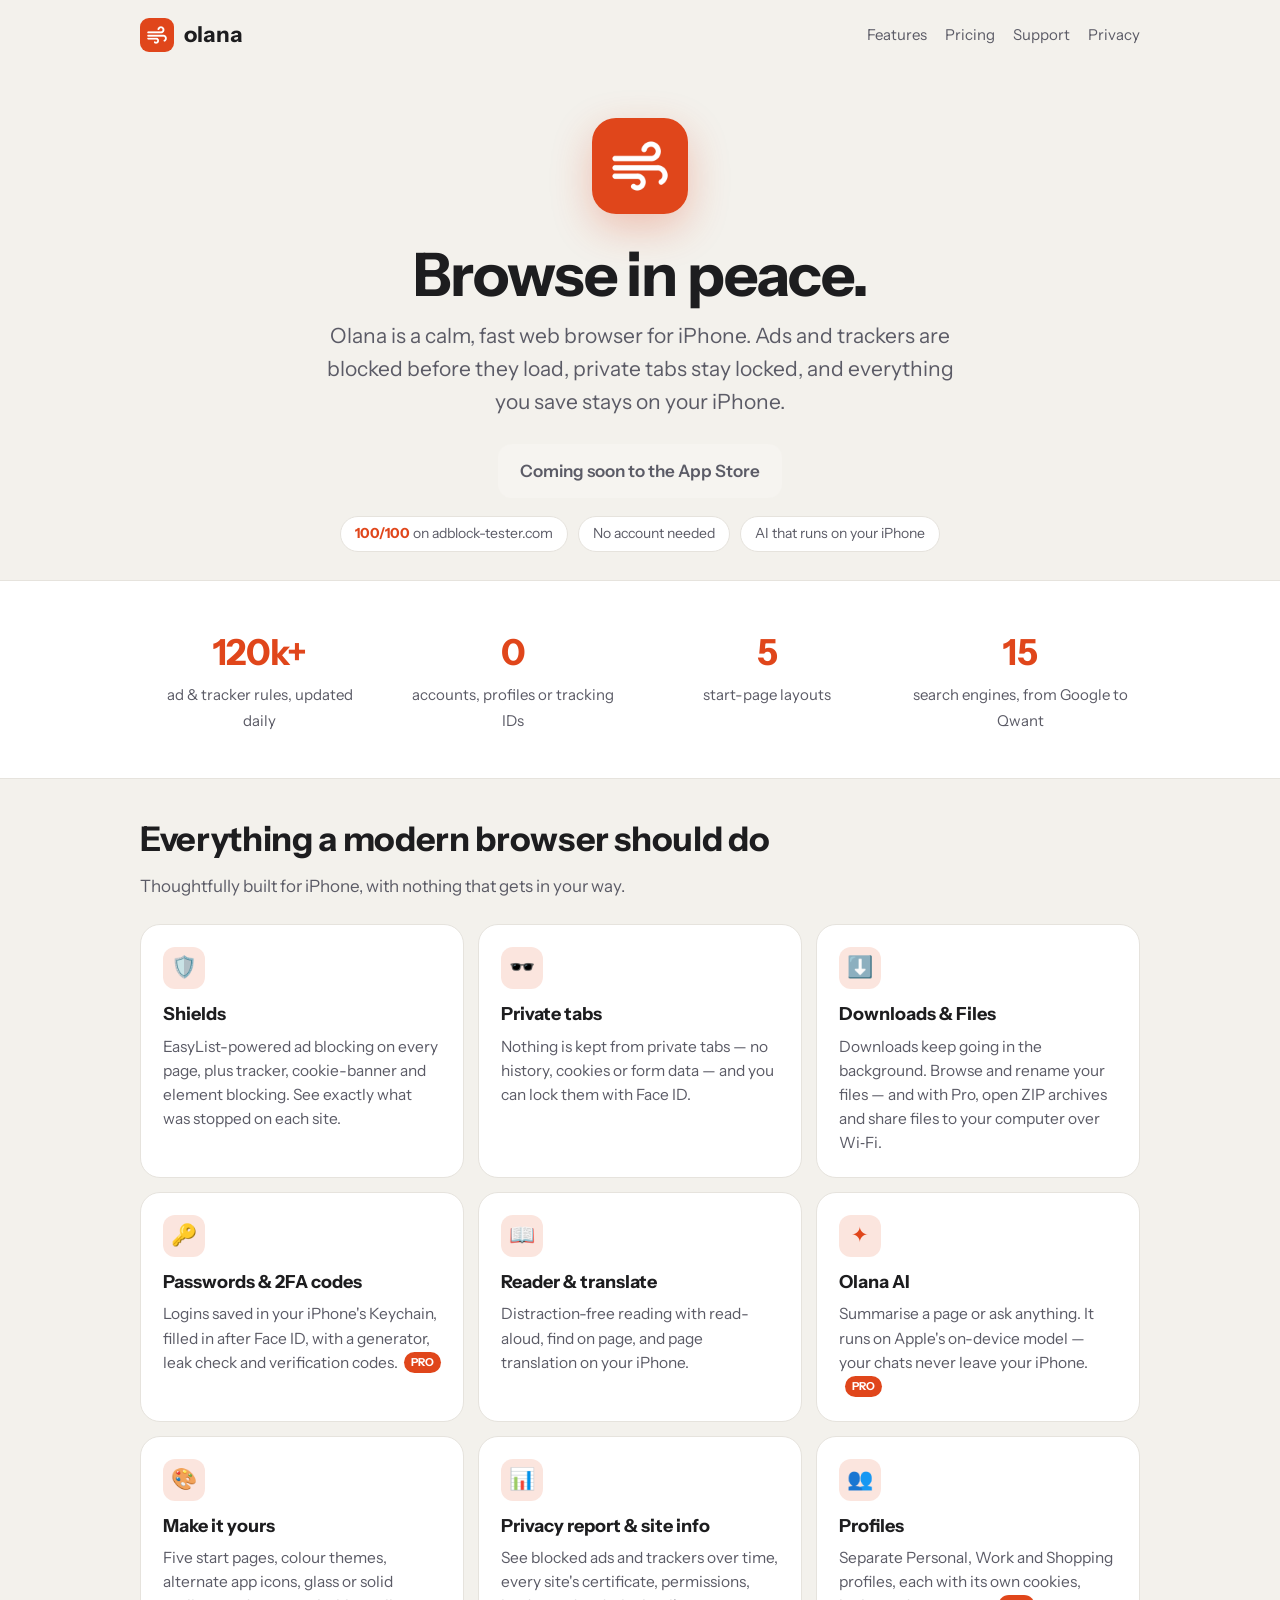
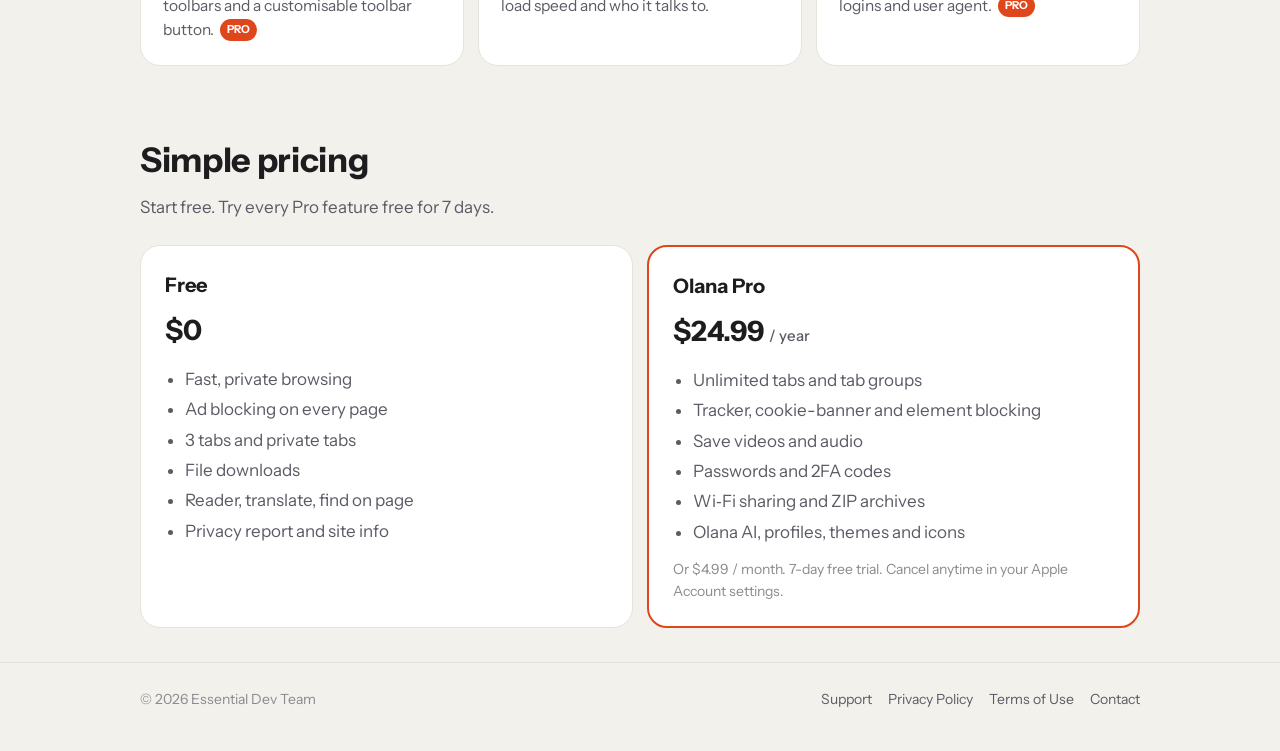
<file: index.html>
<!doctype html>
<html lang="en">
<head>
<meta charset="utf-8">
<meta name="viewport" content="width=device-width, initial-scale=1">
<title>Olana Browser — a calm, private web browser for iPhone</title>
<meta name="description" content="Olana is a fast, private web browser for iPhone with a built-in ad and tracker blocker, private tabs with Face ID, downloads, a password manager with 2FA codes, reader mode and on-device AI.">
<meta property="og:title" content="Olana Browser">
<meta property="og:description" content="Browse in peace. Ads and trackers blocked, private by design, made for iPhone.">
<meta property="og:image" content="https://olanabrowser.com/assets/logo.png">
<meta name="theme-color" content="#E0461B">
<link rel="icon" href="assets/favicon.png">
<link rel="apple-touch-icon" href="assets/apple-touch-icon.png">
<link rel="preconnect" href="https://fonts.googleapis.com"><link rel="preconnect" href="https://fonts.gstatic.com" crossorigin>
<link href="https://fonts.googleapis.com/css2?family=Instrument+Sans:wght@400;500;600;700&display=swap" rel="stylesheet">
<link rel="stylesheet" href="style.css">
</head>
<body>
<header class="site">
  <div class="wrap">
    <a class="brand" href="./"><img src="assets/logo.png" alt="">olana</a>
    <nav class="top"><a href="#features">Features</a><a href="#pricing">Pricing</a><a href="support.html">Support</a><a href="privacy.html">Privacy</a></nav>
  </div>
</header>

<main>
  <div class="hero wrap">
    <img class="logo" src="assets/logo.png" alt="Olana app icon">
    <h1>Browse in peace.</h1>
    <p class="lead">Olana is a calm, fast web browser for iPhone. Ads and trackers are blocked before they load, private tabs stay locked, and everything you save stays on your iPhone.</p>
    <span class="cta soon">Coming soon to the App Store</span>
    <div class="badges">
      <span class="pill"><b>100/100</b> on adblock-tester.com</span>
      <span class="pill">No account needed</span>
      <span class="pill">AI that runs on your iPhone</span>
    </div>
  </div>

  <section class="band">
    <div class="wrap stat-row">
      <div class="stat"><strong>120k+</strong><span>ad &amp; tracker rules, updated daily</span></div>
      <div class="stat"><strong>0</strong><span>accounts, profiles or tracking IDs</span></div>
      <div class="stat"><strong>5</strong><span>start-page layouts</span></div>
      <div class="stat"><strong>15</strong><span>search engines, from Google to Qwant</span></div>
    </div>
  </section>

  <section id="features">
    <div class="wrap">
      <h2>Everything a modern browser should do</h2>
      <p class="sub">Thoughtfully built for iPhone, with nothing that gets in your way.</p>
      <div class="grid">
        <div class="card"><div class="icon">🛡️</div><h3>Shields</h3><p>EasyList-powered ad blocking on every page, plus tracker, cookie-banner and element blocking. See exactly what was stopped on each site.</p></div>
        <div class="card"><div class="icon">🕶️</div><h3>Private tabs</h3><p>Nothing is kept from private tabs — no history, cookies or form data — and you can lock them with Face ID.</p></div>
        <div class="card"><div class="icon">⬇️</div><h3>Downloads &amp; Files</h3><p>Downloads keep going in the background. Browse and rename your files — and with Pro, open ZIP archives and share files to your computer over Wi‑Fi.</p></div>
        <div class="card"><div class="icon">🔑</div><h3>Passwords &amp; 2FA codes</h3><p>Logins saved in your iPhone's Keychain, filled in after Face ID, with a generator, leak check and verification codes.<span class="pro">PRO</span></p></div>
        <div class="card"><div class="icon">📖</div><h3>Reader &amp; translate</h3><p>Distraction-free reading with read-aloud, find on page, and page translation on your iPhone.</p></div>
        <div class="card"><div class="icon">✦</div><h3>Olana AI</h3><p>Summarise a page or ask anything. It runs on Apple's on-device model — your chats never leave your iPhone.<span class="pro">PRO</span></p></div>
        <div class="card"><div class="icon">🎨</div><h3>Make it yours</h3><p>Five start pages, colour themes, alternate app icons, glass or solid toolbars and a customisable toolbar button.<span class="pro">PRO</span></p></div>
        <div class="card"><div class="icon">📊</div><h3>Privacy report &amp; site info</h3><p>See blocked ads and trackers over time, every site's certificate, permissions, load speed and who it talks to.</p></div>
        <div class="card"><div class="icon">👥</div><h3>Profiles</h3><p>Separate Personal, Work and Shopping profiles, each with its own cookies, logins and user agent.<span class="pro">PRO</span></p></div>
      </div>
    </div>
  </section>

  <section id="pricing">
    <div class="wrap">
      <h2>Simple pricing</h2>
      <p class="sub">Start free. Try every Pro feature free for 7 days.</p>
      <div class="plans">
        <div class="plan">
          <h3>Free</h3>
          <div class="price">$0</div>
          <ul>
            <li>Fast, private browsing</li>
            <li>Ad blocking on every page</li>
            <li>3 tabs and private tabs</li>
            <li>File downloads</li>
            <li>Reader, translate, find on page</li>
            <li>Privacy report and site info</li>
          </ul>
        </div>
        <div class="plan featured">
          <h3>Olana Pro</h3>
          <div class="price">$24.99 <small>/ year</small></div>
          <ul>
            <li>Unlimited tabs and tab groups</li>
            <li>Tracker, cookie-banner and element blocking</li>
            <li>Save videos and audio</li>
            <li>Passwords and 2FA codes</li>
            <li>Wi‑Fi sharing and ZIP archives</li>
            <li>Olana AI, profiles, themes and icons</li>
          </ul>
          <p style="color:var(--text-3);font-size:14px;margin:14px 0 0">Or $4.99 / month. 7-day free trial. Cancel anytime in your Apple Account settings.</p>
        </div>
      </div>
    </div>
  </section>
</main>

<footer class="site">
  <div class="wrap">
    <span>© 2026 Essential Dev Team</span>
    <nav><a href="support.html">Support</a><a href="privacy.html">Privacy Policy</a><a href="terms.html">Terms of Use</a><a href="mailto:essentialdevteam@gmail.com">Contact</a></nav>
  </div>
</footer>
</body>
</html>
</file>
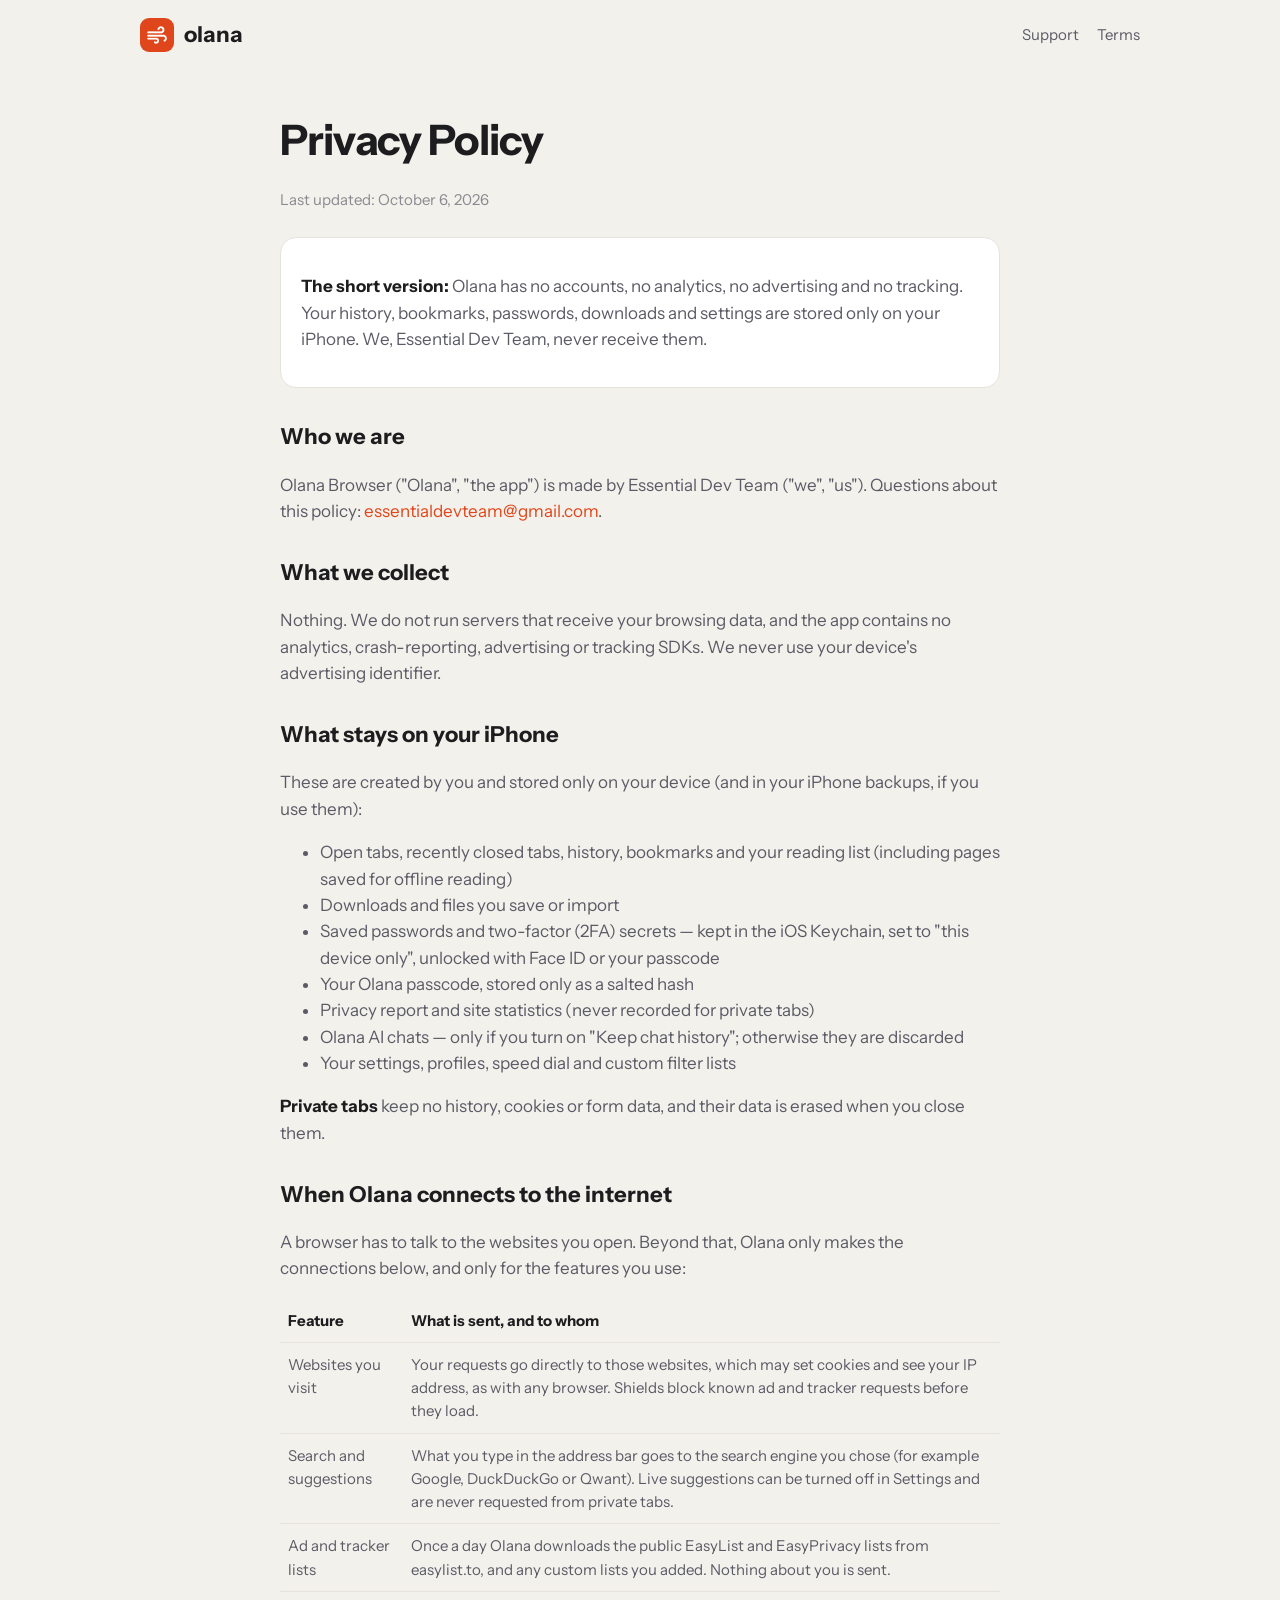
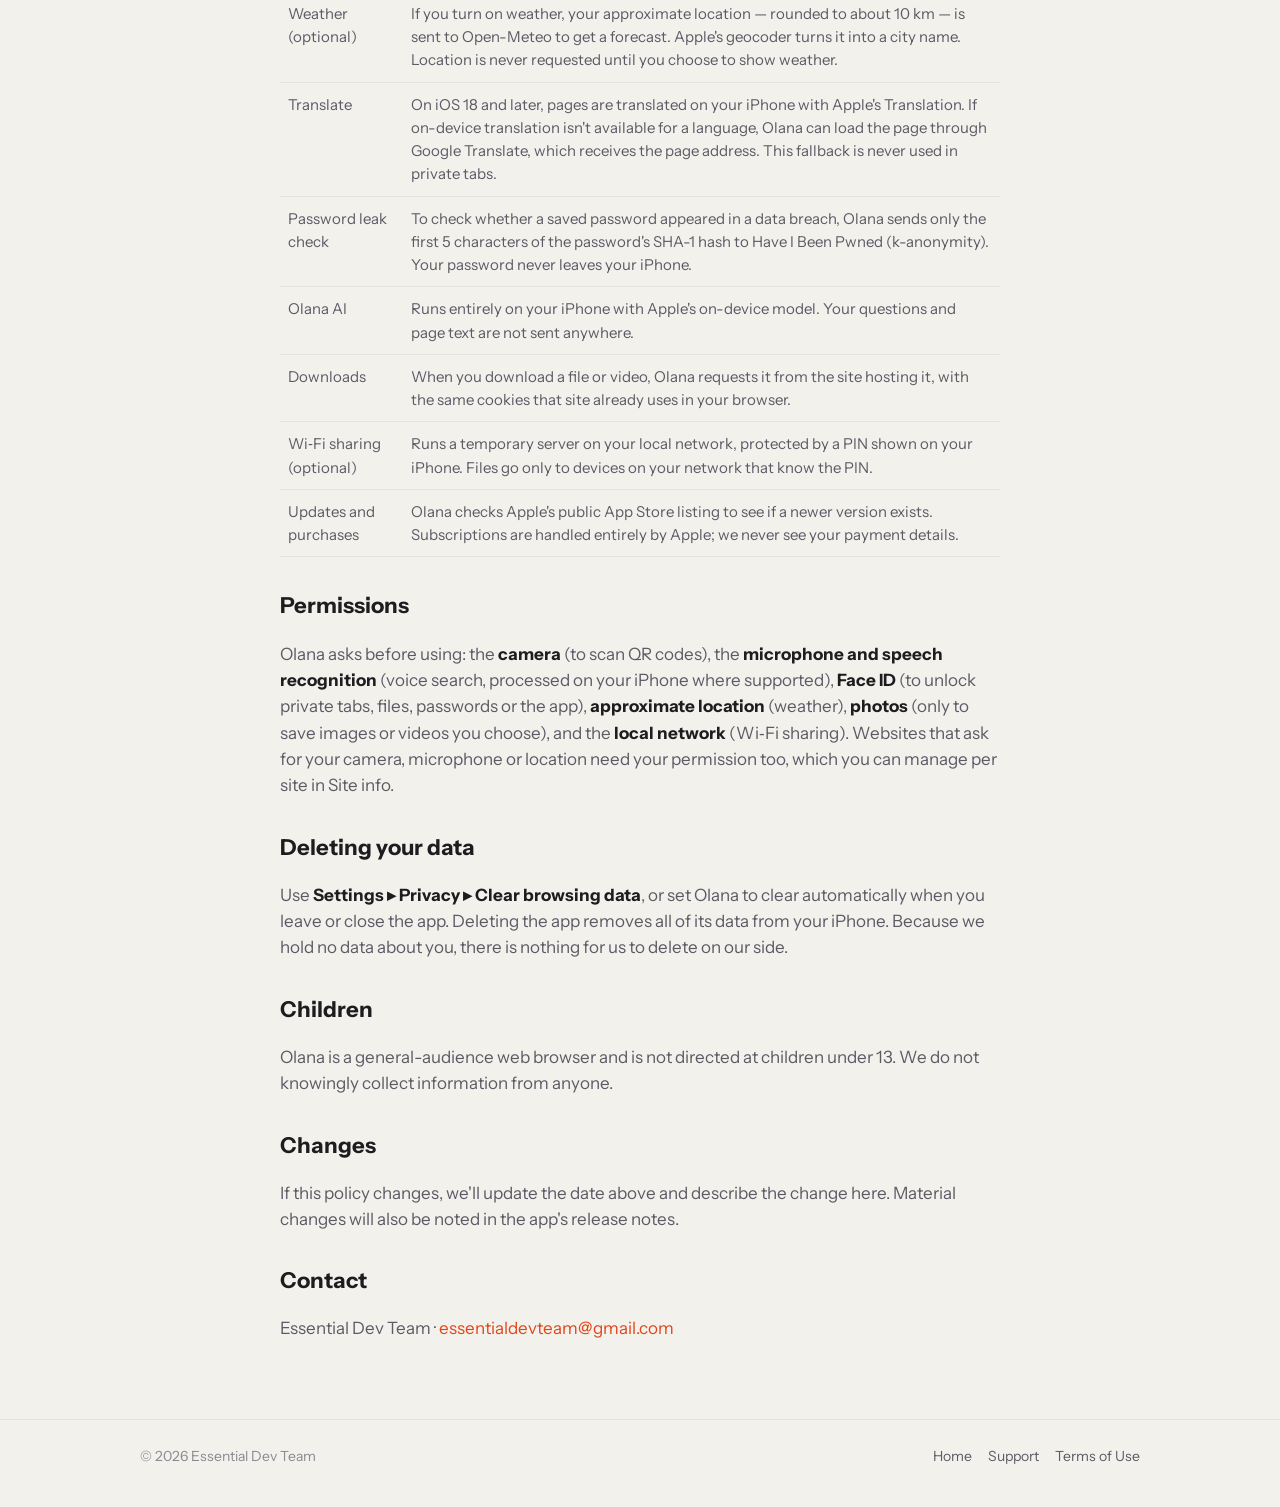
<file: privacy.html>
<!doctype html>
<html lang="en">
<head>
<meta charset="utf-8">
<meta name="viewport" content="width=device-width, initial-scale=1">
<title>Privacy Policy — Olana Browser</title>
<meta name="description" content="How Olana Browser handles your data: no accounts, no analytics, no ads, and your browsing data stays on your iPhone.">
<link rel="icon" href="assets/favicon.png">
<link rel="preconnect" href="https://fonts.googleapis.com"><link rel="preconnect" href="https://fonts.gstatic.com" crossorigin>
<link href="https://fonts.googleapis.com/css2?family=Instrument+Sans:wght@400;500;600;700&display=swap" rel="stylesheet">
<link rel="stylesheet" href="style.css">
</head>
<body>
<header class="site"><div class="wrap"><a class="brand" href="./"><img src="assets/logo.png" alt="">olana</a><nav class="top"><a href="support.html">Support</a><a href="terms.html">Terms</a></nav></div></header>
<main class="doc">
  <h1>Privacy Policy</h1>
  <p class="updated">Last updated: October 6, 2026</p>

  <div class="box">
    <p><strong>The short version:</strong> Olana has no accounts, no analytics, no advertising and no tracking. Your history, bookmarks, passwords, downloads and settings are stored only on your iPhone. We, Essential Dev Team, never receive them.</p>
  </div>

  <h2>Who we are</h2>
  <p>Olana Browser ("Olana", "the app") is made by Essential Dev Team ("we", "us"). Questions about this policy: <a href="mailto:essentialdevteam@gmail.com">essentialdevteam@gmail.com</a>.</p>

  <h2>What we collect</h2>
  <p>Nothing. We do not run servers that receive your browsing data, and the app contains no analytics, crash-reporting, advertising or tracking SDKs. We never use your device's advertising identifier.</p>

  <h2>What stays on your iPhone</h2>
  <p>These are created by you and stored only on your device (and in your iPhone backups, if you use them):</p>
  <ul>
    <li>Open tabs, recently closed tabs, history, bookmarks and your reading list (including pages saved for offline reading)</li>
    <li>Downloads and files you save or import</li>
    <li>Saved passwords and two-factor (2FA) secrets — kept in the iOS Keychain, set to "this device only", unlocked with Face ID or your passcode</li>
    <li>Your Olana passcode, stored only as a salted hash</li>
    <li>Privacy report and site statistics (never recorded for private tabs)</li>
    <li>Olana AI chats — only if you turn on "Keep chat history"; otherwise they are discarded</li>
    <li>Your settings, profiles, speed dial and custom filter lists</li>
  </ul>
  <p><strong>Private tabs</strong> keep no history, cookies or form data, and their data is erased when you close them.</p>

  <h2>When Olana connects to the internet</h2>
  <p>A browser has to talk to the websites you open. Beyond that, Olana only makes the connections below, and only for the features you use:</p>
  <table>
    <thead><tr><th>Feature</th><th>What is sent, and to whom</th></tr></thead>
    <tbody>
      <tr><td>Websites you visit</td><td>Your requests go directly to those websites, which may set cookies and see your IP address, as with any browser. Shields block known ad and tracker requests before they load.</td></tr>
      <tr><td>Search and suggestions</td><td>What you type in the address bar goes to the search engine you chose (for example Google, DuckDuckGo or Qwant). Live suggestions can be turned off in Settings and are never requested from private tabs.</td></tr>
      <tr><td>Ad and tracker lists</td><td>Once a day Olana downloads the public EasyList and EasyPrivacy lists from easylist.to, and any custom lists you added. Nothing about you is sent.</td></tr>
      <tr><td>Weather (optional)</td><td>If you turn on weather, your approximate location — rounded to about 10 km — is sent to Open-Meteo to get a forecast. Apple's geocoder turns it into a city name. Location is never requested until you choose to show weather.</td></tr>
      <tr><td>Translate</td><td>On iOS 18 and later, pages are translated on your iPhone with Apple's Translation. If on-device translation isn't available for a language, Olana can load the page through Google Translate, which receives the page address. This fallback is never used in private tabs.</td></tr>
      <tr><td>Password leak check</td><td>To check whether a saved password appeared in a data breach, Olana sends only the first 5 characters of the password's SHA-1 hash to Have I Been Pwned (k-anonymity). Your password never leaves your iPhone.</td></tr>
      <tr><td>Olana AI</td><td>Runs entirely on your iPhone with Apple's on-device model. Your questions and page text are not sent anywhere.</td></tr>
      <tr><td>Downloads</td><td>When you download a file or video, Olana requests it from the site hosting it, with the same cookies that site already uses in your browser.</td></tr>
      <tr><td>Wi‑Fi sharing (optional)</td><td>Runs a temporary server on your local network, protected by a PIN shown on your iPhone. Files go only to devices on your network that know the PIN.</td></tr>
      <tr><td>Updates and purchases</td><td>Olana checks Apple's public App Store listing to see if a newer version exists. Subscriptions are handled entirely by Apple; we never see your payment details.</td></tr>
    </tbody>
  </table>

  <h2>Permissions</h2>
  <p>Olana asks before using: the <strong>camera</strong> (to scan QR codes), the <strong>microphone and speech recognition</strong> (voice search, processed on your iPhone where supported), <strong>Face ID</strong> (to unlock private tabs, files, passwords or the app), <strong>approximate location</strong> (weather), <strong>photos</strong> (only to save images or videos you choose), and the <strong>local network</strong> (Wi‑Fi sharing). Websites that ask for your camera, microphone or location need your permission too, which you can manage per site in Site info.</p>

  <h2>Deleting your data</h2>
  <p>Use <strong>Settings ▸ Privacy ▸ Clear browsing data</strong>, or set Olana to clear automatically when you leave or close the app. Deleting the app removes all of its data from your iPhone. Because we hold no data about you, there is nothing for us to delete on our side.</p>

  <h2>Children</h2>
  <p>Olana is a general-audience web browser and is not directed at children under 13. We do not knowingly collect information from anyone.</p>

  <h2>Changes</h2>
  <p>If this policy changes, we'll update the date above and describe the change here. Material changes will also be noted in the app's release notes.</p>

  <h2>Contact</h2>
  <p>Essential Dev Team · <a href="mailto:essentialdevteam@gmail.com">essentialdevteam@gmail.com</a></p>
</main>
<footer class="site"><div class="wrap"><span>© 2026 Essential Dev Team</span><nav><a href="./">Home</a><a href="support.html">Support</a><a href="terms.html">Terms of Use</a></nav></div></footer>
</body>
</html>
</file>
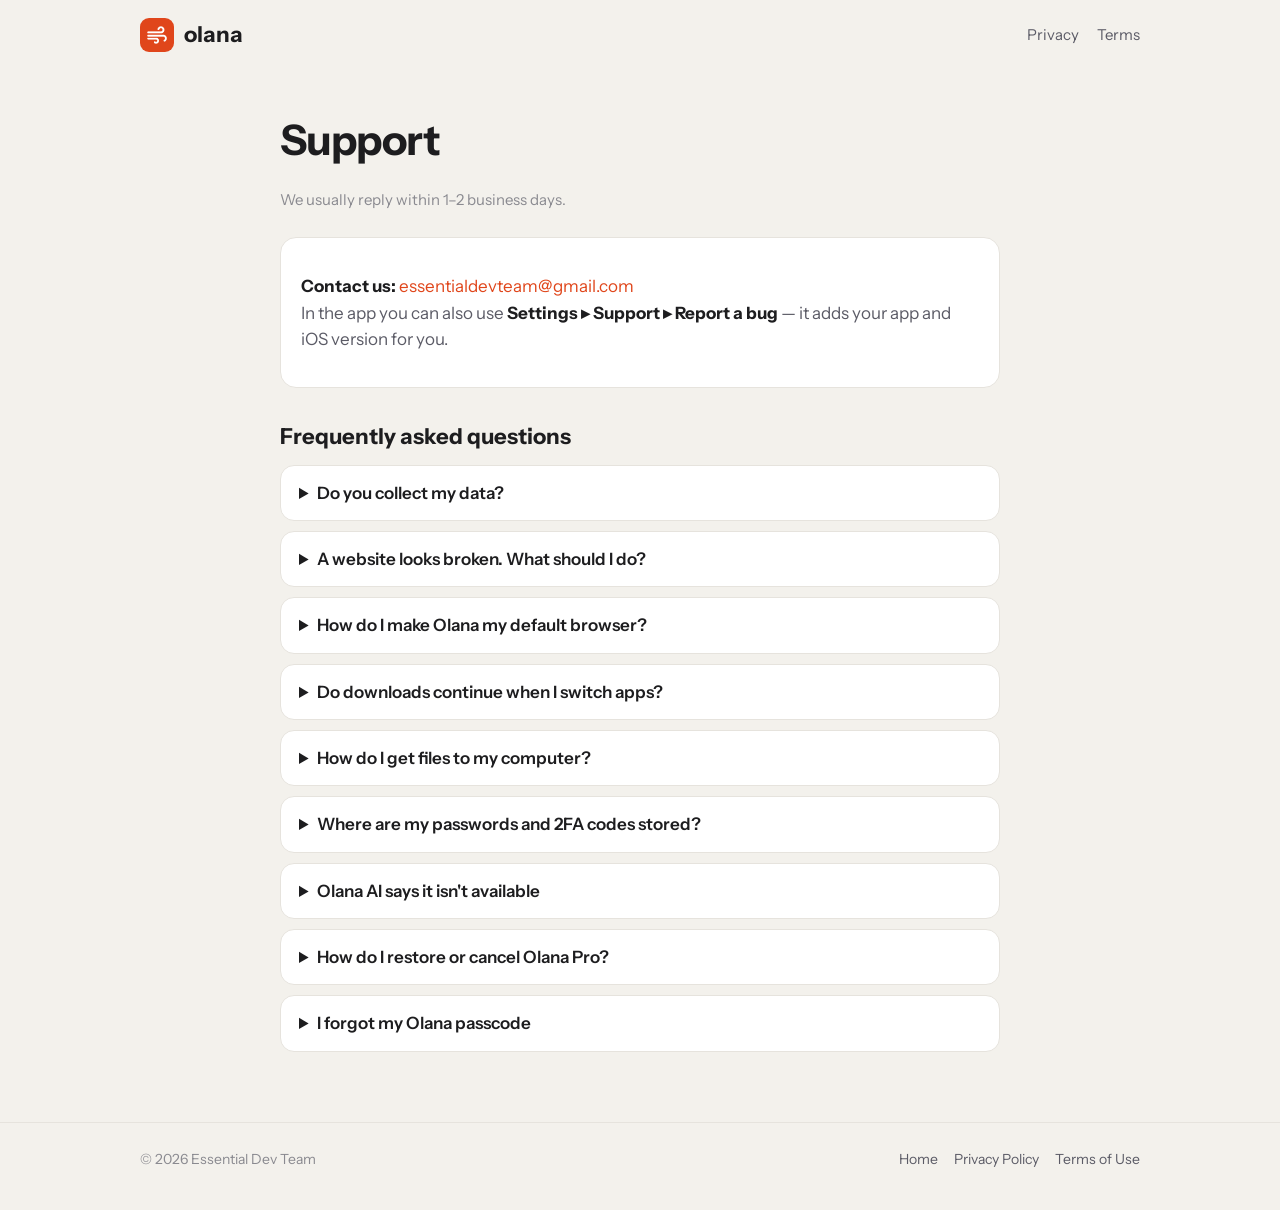
<file: support.html>
<!doctype html>
<html lang="en">
<head>
<meta charset="utf-8">
<meta name="viewport" content="width=device-width, initial-scale=1">
<title>Support — Olana Browser</title>
<meta name="description" content="Help and answers for Olana Browser on iPhone.">
<link rel="icon" href="assets/favicon.png">
<link rel="preconnect" href="https://fonts.googleapis.com"><link rel="preconnect" href="https://fonts.gstatic.com" crossorigin>
<link href="https://fonts.googleapis.com/css2?family=Instrument+Sans:wght@400;500;600;700&display=swap" rel="stylesheet">
<link rel="stylesheet" href="style.css">
</head>
<body>
<header class="site"><div class="wrap"><a class="brand" href="./"><img src="assets/logo.png" alt="">olana</a><nav class="top"><a href="privacy.html">Privacy</a><a href="terms.html">Terms</a></nav></div></header>
<main class="doc">
  <h1>Support</h1>
  <p class="updated">We usually reply within 1–2 business days.</p>

  <div class="box">
    <p><strong>Contact us:</strong> <a href="mailto:essentialdevteam@gmail.com?subject=Olana%20Browser%20support">essentialdevteam@gmail.com</a><br>
    In the app you can also use <strong>Settings ▸ Support ▸ Report a bug</strong> — it adds your app and iOS version for you.</p>
  </div>

  <h2>Frequently asked questions</h2>
  <div class="faq">
    <details><summary>Do you collect my data?</summary>
      <p>No. Olana has no accounts, analytics or ads. Your history, bookmarks, passwords and downloads stay on your iPhone. See the <a href="privacy.html">Privacy Policy</a> for the few connections optional features make.</p></details>
    <details><summary>A website looks broken. What should I do?</summary>
      <p>Tap the shield in the address bar and turn Shields off for that site. The page reloads without blocking. Let us know the address so we can improve the lists.</p></details>
    <details><summary>How do I make Olana my default browser?</summary>
      <p>Open the iPhone Settings app, tap Apps ▸ Default Apps ▸ Browser App, and choose Olana. (This option appears once the app is available on the App Store.)</p></details>
    <details><summary>Do downloads continue when I switch apps?</summary>
      <p>Yes — downloads from links and saved videos keep going in the background. You can change this in Settings ▸ Downloads ▸ Download in background.</p></details>
    <details><summary>How do I get files to my computer?</summary>
      <p>Open Downloads ▸ Share over Wi‑Fi, then open the address shown on your iPhone in any browser on the same Wi‑Fi and enter the PIN. Your files also appear in the iPhone Files app and in Finder when connected by cable.</p></details>
    <details><summary>Where are my passwords and 2FA codes stored?</summary>
      <p>In your iPhone's Keychain, on this device only, protected by Face ID or your passcode. They aren't synced or sent anywhere — keep your sites' recovery codes somewhere safe in case you change phones.</p></details>
    <details><summary>Olana AI says it isn't available</summary>
      <p>Olana AI uses Apple's on-device model, which needs an iPhone that supports Apple Intelligence, iOS 26 or later, and Apple Intelligence turned on in Settings.</p></details>
    <details><summary>How do I restore or cancel Olana Pro?</summary>
      <p>To restore: Settings ▸ Olana Pro ▸ Restore purchases. To cancel: Settings ▸ Olana Pro ▸ Manage subscription, or in your Apple Account settings. Cancel at least 24 hours before renewal.</p></details>
    <details><summary>I forgot my Olana passcode</summary>
      <p>Tap "Forgot passcode?" on the lock screen and confirm with your iPhone's own passcode or Face ID.</p></details>
  </div>
</main>
<footer class="site"><div class="wrap"><span>© 2026 Essential Dev Team</span><nav><a href="./">Home</a><a href="privacy.html">Privacy Policy</a><a href="terms.html">Terms of Use</a></nav></div></footer>
</body>
</html>
</file>
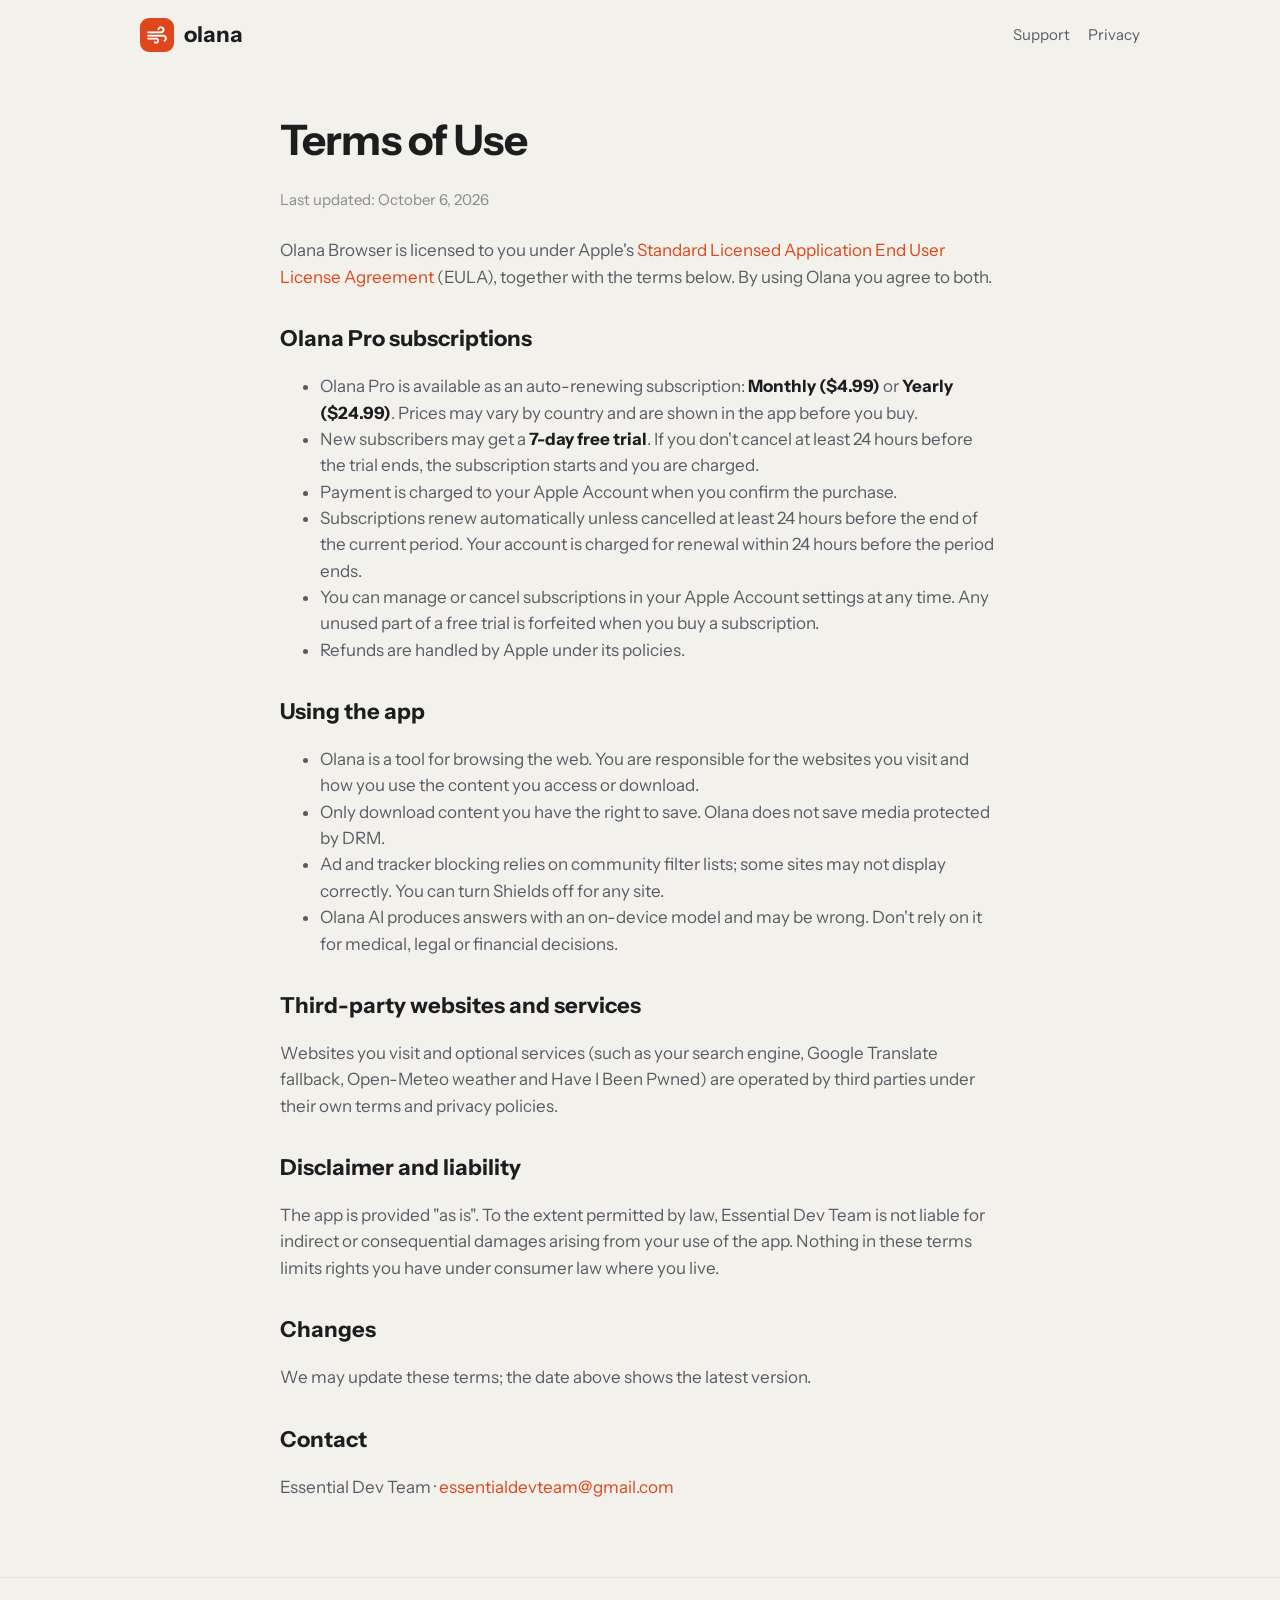
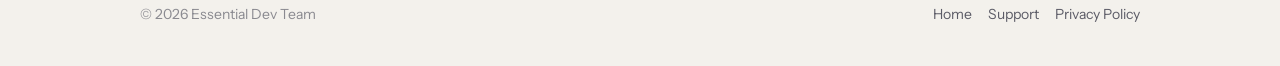
<file: terms.html>
<!doctype html>
<html lang="en">
<head>
<meta charset="utf-8">
<meta name="viewport" content="width=device-width, initial-scale=1">
<title>Terms of Use — Olana Browser</title>
<meta name="description" content="Terms of Use and subscription terms for Olana Browser.">
<link rel="icon" href="assets/favicon.png">
<link rel="preconnect" href="https://fonts.googleapis.com"><link rel="preconnect" href="https://fonts.gstatic.com" crossorigin>
<link href="https://fonts.googleapis.com/css2?family=Instrument+Sans:wght@400;500;600;700&display=swap" rel="stylesheet">
<link rel="stylesheet" href="style.css">
</head>
<body>
<header class="site"><div class="wrap"><a class="brand" href="./"><img src="assets/logo.png" alt="">olana</a><nav class="top"><a href="support.html">Support</a><a href="privacy.html">Privacy</a></nav></div></header>
<main class="doc">
  <h1>Terms of Use</h1>
  <p class="updated">Last updated: October 6, 2026</p>

  <p>Olana Browser is licensed to you under Apple's <a href="https://www.apple.com/legal/internet-services/itunes/dev/stdeula/">Standard Licensed Application End User License Agreement</a> (EULA), together with the terms below. By using Olana you agree to both.</p>

  <h2>Olana Pro subscriptions</h2>
  <ul>
    <li>Olana Pro is available as an auto-renewing subscription: <strong>Monthly ($4.99)</strong> or <strong>Yearly ($24.99)</strong>. Prices may vary by country and are shown in the app before you buy.</li>
    <li>New subscribers may get a <strong>7-day free trial</strong>. If you don't cancel at least 24 hours before the trial ends, the subscription starts and you are charged.</li>
    <li>Payment is charged to your Apple Account when you confirm the purchase.</li>
    <li>Subscriptions renew automatically unless cancelled at least 24 hours before the end of the current period. Your account is charged for renewal within 24 hours before the period ends.</li>
    <li>You can manage or cancel subscriptions in your Apple Account settings at any time. Any unused part of a free trial is forfeited when you buy a subscription.</li>
    <li>Refunds are handled by Apple under its policies.</li>
  </ul>

  <h2>Using the app</h2>
  <ul>
    <li>Olana is a tool for browsing the web. You are responsible for the websites you visit and how you use the content you access or download.</li>
    <li>Only download content you have the right to save. Olana does not save media protected by DRM.</li>
    <li>Ad and tracker blocking relies on community filter lists; some sites may not display correctly. You can turn Shields off for any site.</li>
    <li>Olana AI produces answers with an on-device model and may be wrong. Don't rely on it for medical, legal or financial decisions.</li>
  </ul>

  <h2>Third-party websites and services</h2>
  <p>Websites you visit and optional services (such as your search engine, Google Translate fallback, Open-Meteo weather and Have I Been Pwned) are operated by third parties under their own terms and privacy policies.</p>

  <h2>Disclaimer and liability</h2>
  <p>The app is provided "as is". To the extent permitted by law, Essential Dev Team is not liable for indirect or consequential damages arising from your use of the app. Nothing in these terms limits rights you have under consumer law where you live.</p>

  <h2>Changes</h2>
  <p>We may update these terms; the date above shows the latest version.</p>

  <h2>Contact</h2>
  <p>Essential Dev Team · <a href="mailto:essentialdevteam@gmail.com">essentialdevteam@gmail.com</a></p>
</main>
<footer class="site"><div class="wrap"><span>© 2026 Essential Dev Team</span><nav><a href="./">Home</a><a href="support.html">Support</a><a href="privacy.html">Privacy Policy</a></nav></div></footer>
</body>
</html>
</file>
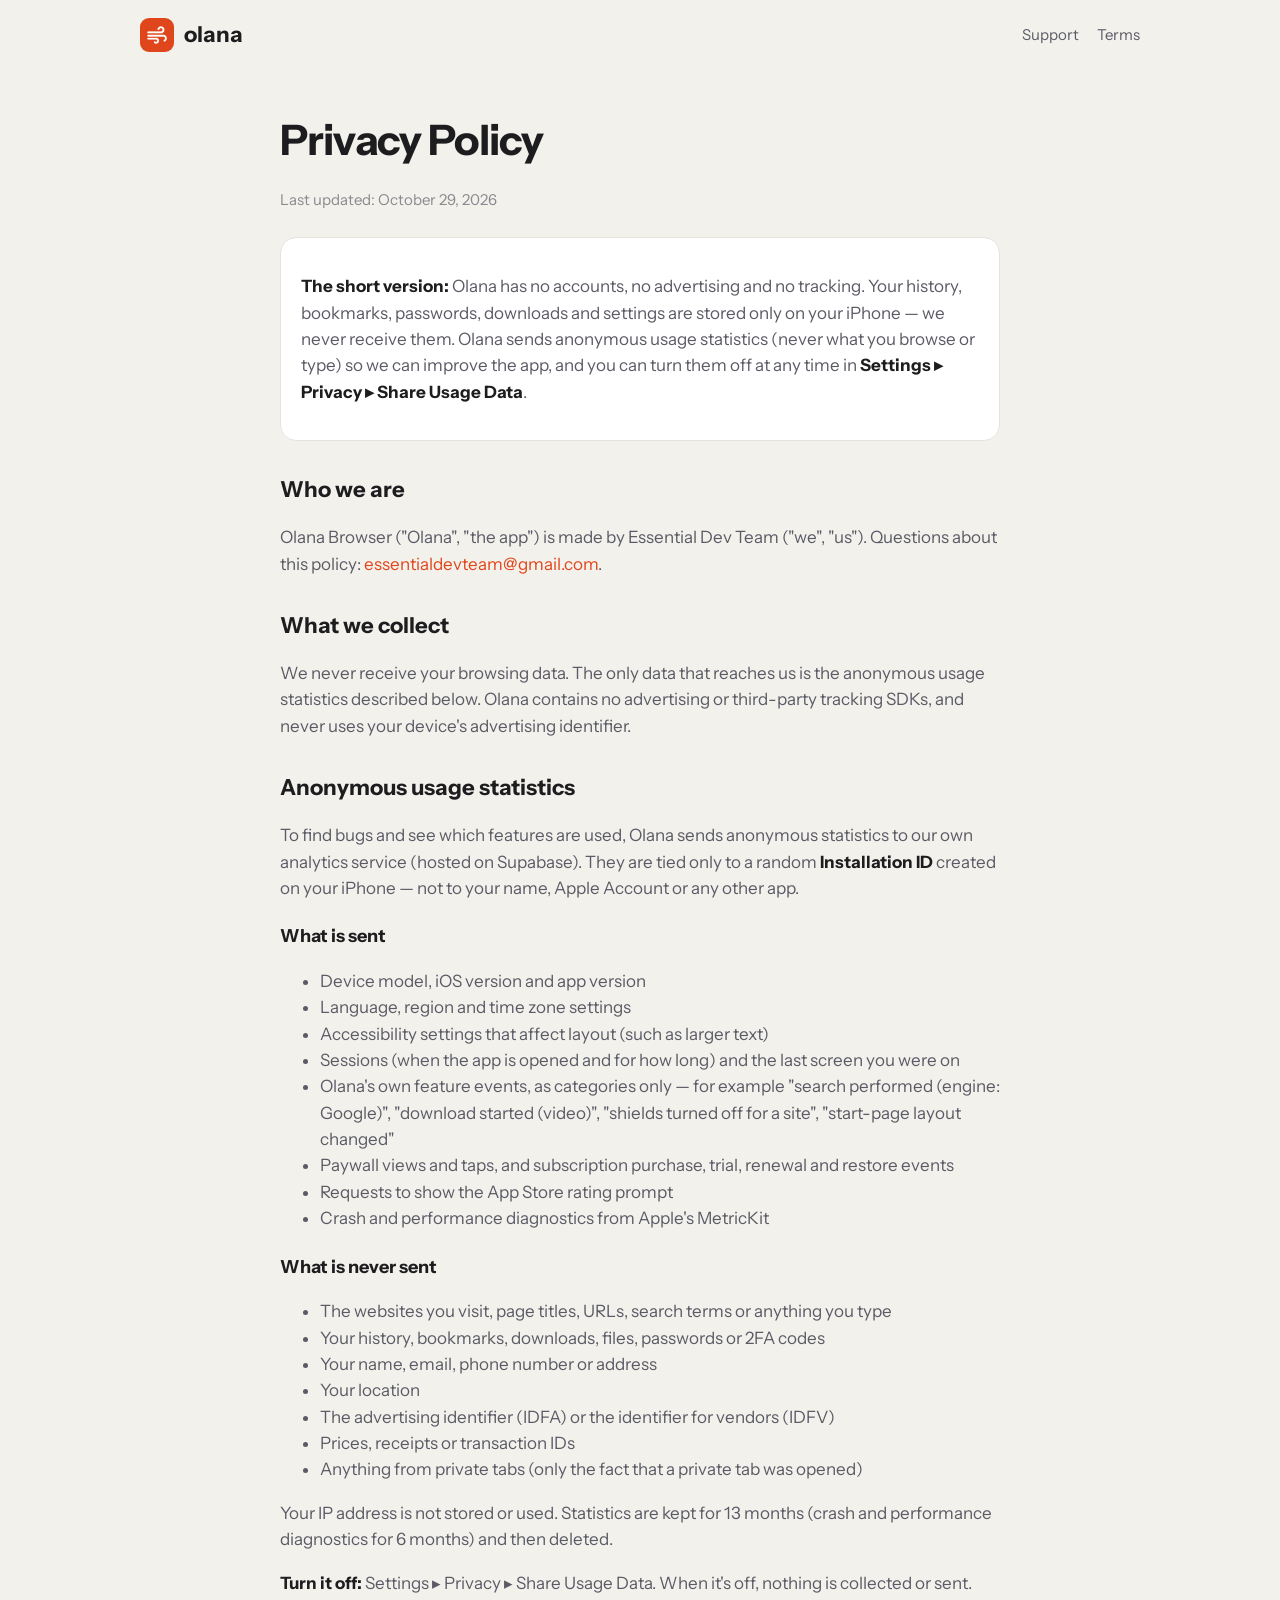
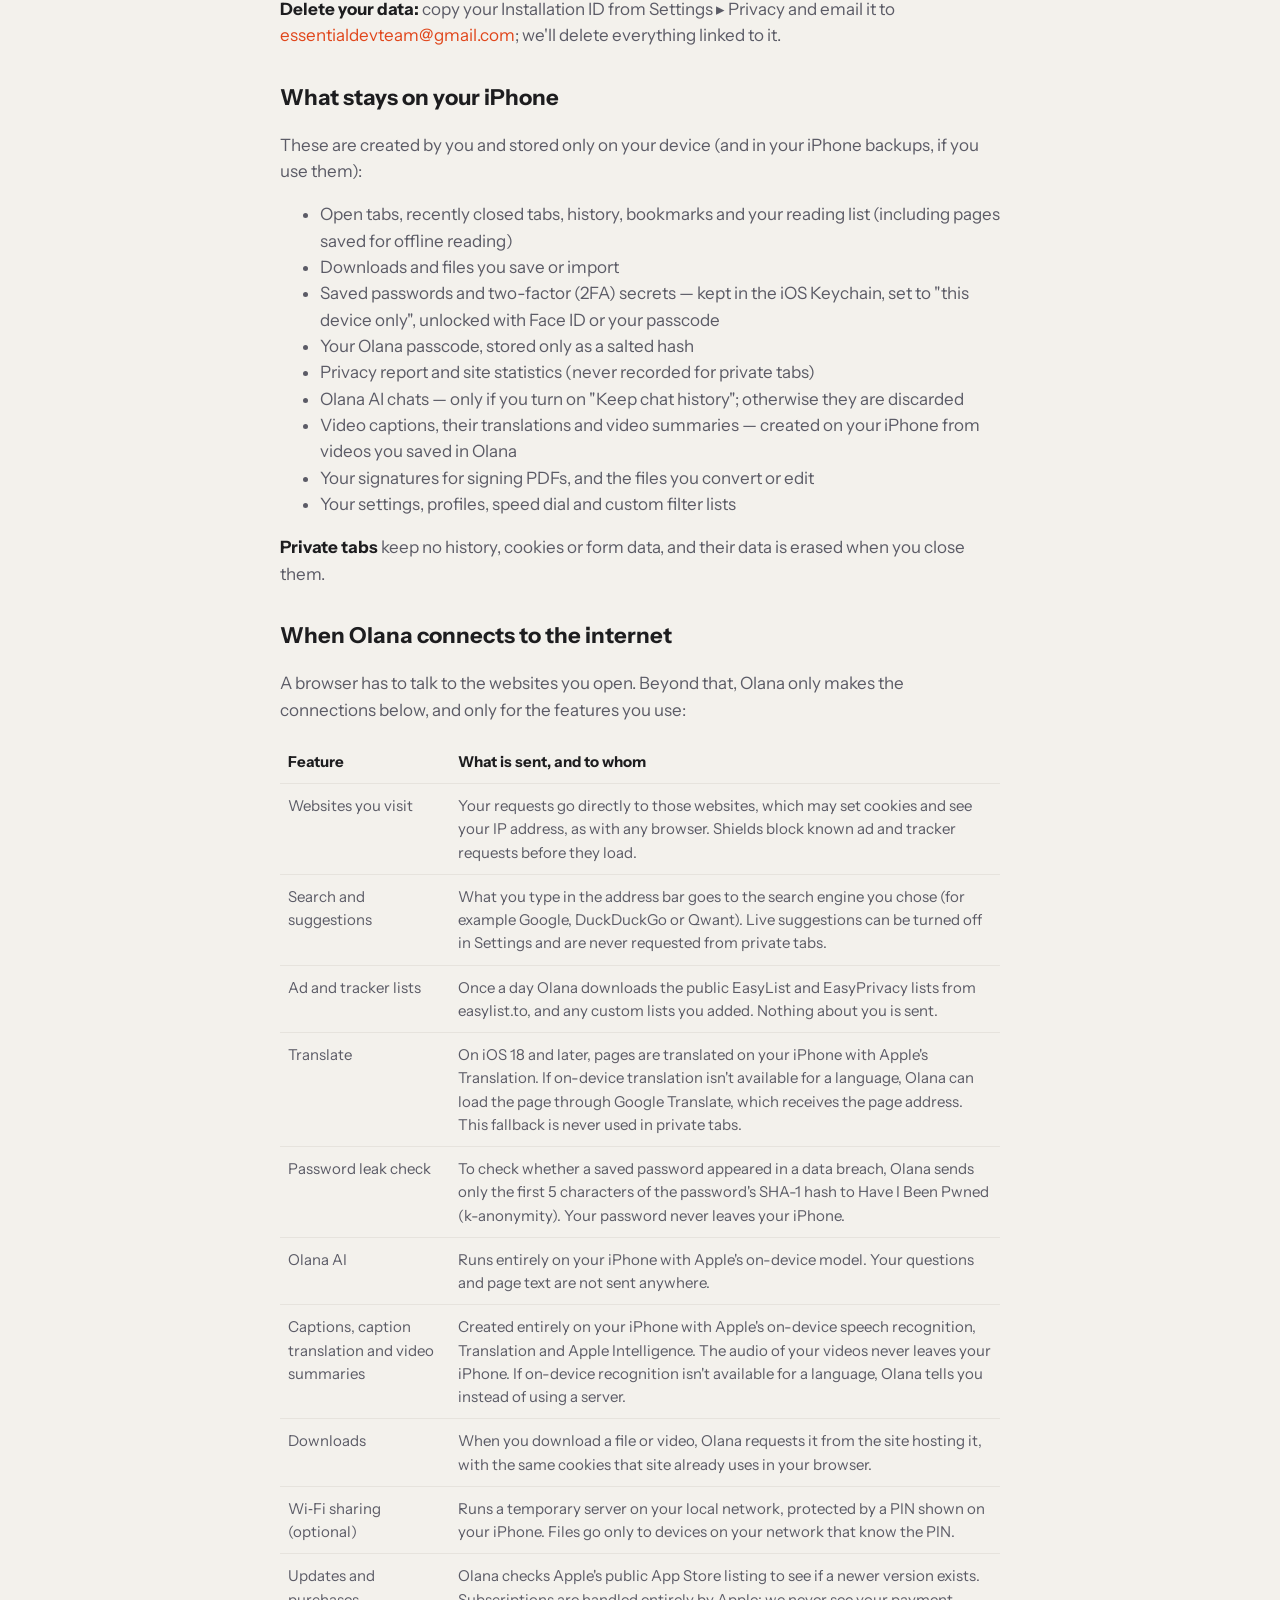
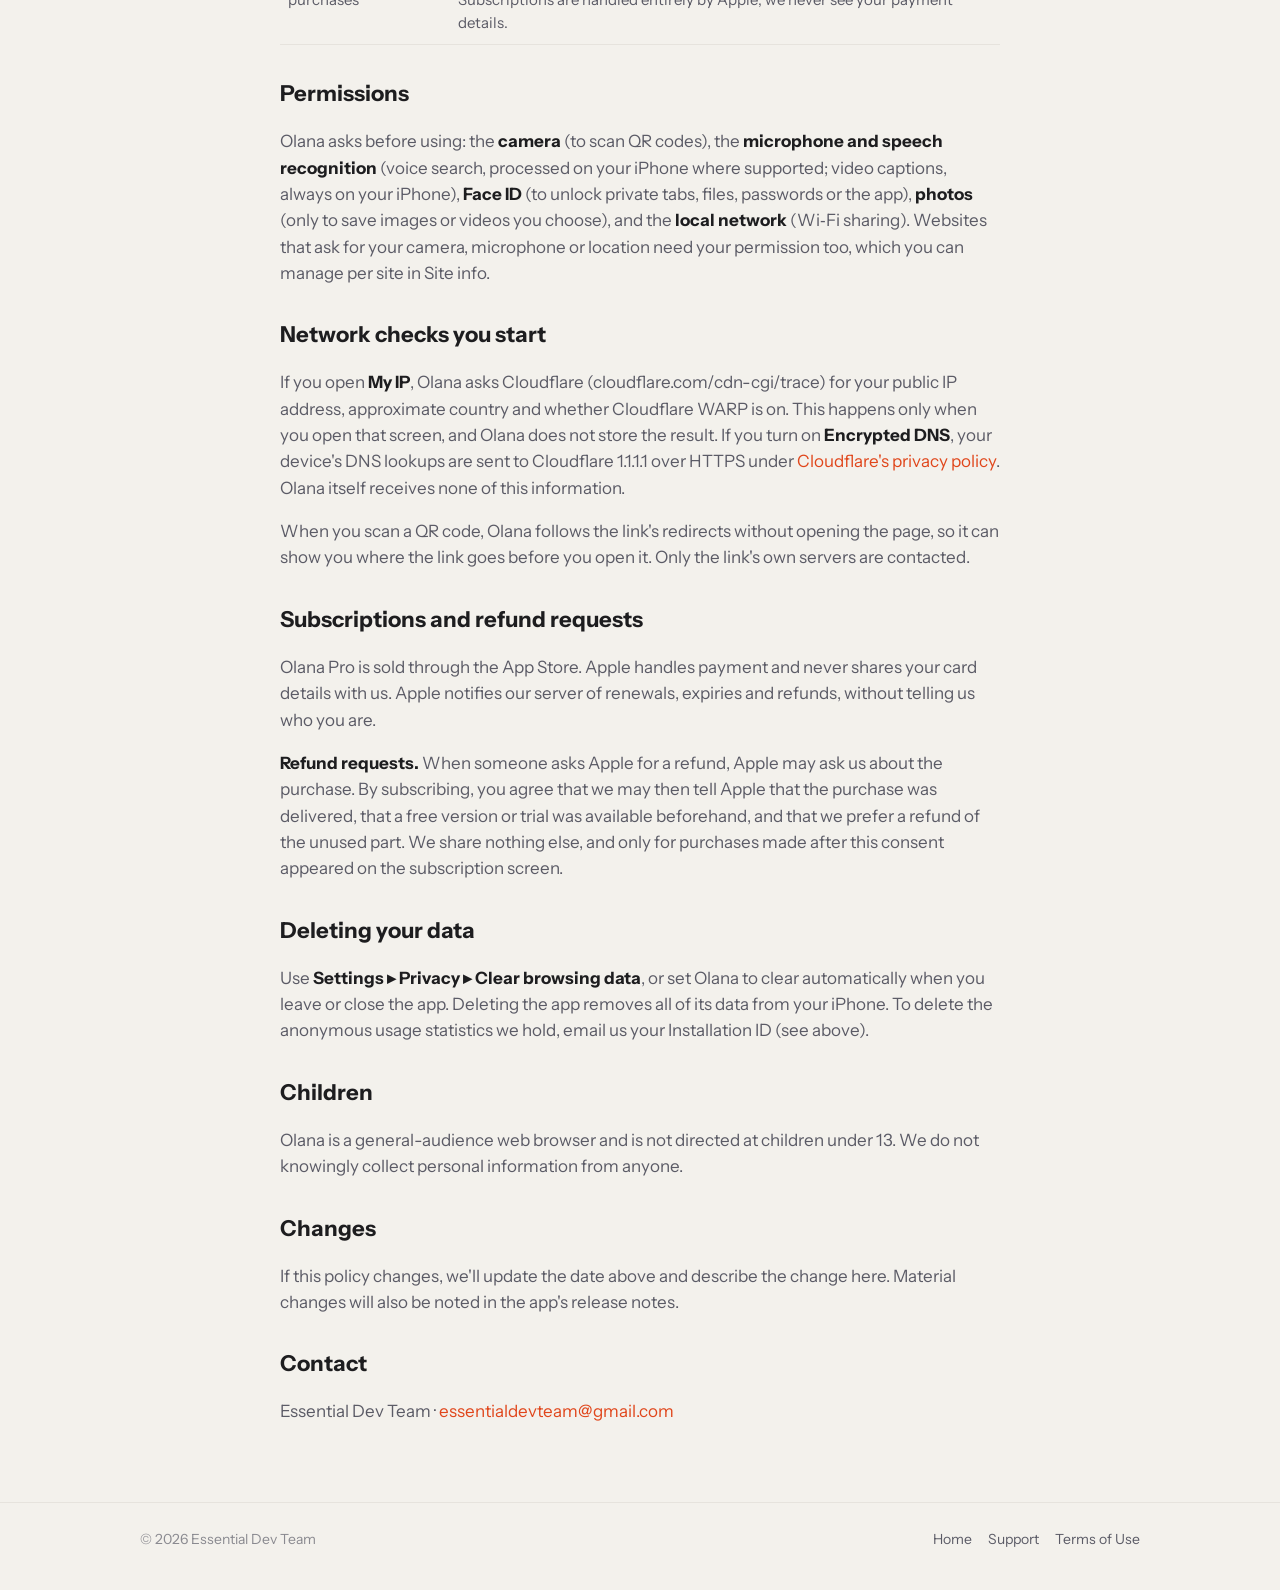
<file: public/privacy.html>
<!doctype html>
<html lang="en">
<head>
<meta charset="utf-8">
<meta name="viewport" content="width=device-width, initial-scale=1">
<title>Privacy Policy — Olana Browser</title>
<meta name="description" content="How Olana Browser handles your data: no accounts, no ads, no tracking — your browsing data stays on your iPhone, and anonymous usage statistics can be turned off.">
<link rel="icon" href="/assets/favicon.png">
<link rel="preconnect" href="https://fonts.googleapis.com"><link rel="preconnect" href="https://fonts.gstatic.com" crossorigin>
<link href="https://fonts.googleapis.com/css2?family=Fraunces:opsz,wght@9..144,400;9..144,600;9..144,700&family=Instrument+Sans:wght@400;500;600;700&display=swap" rel="stylesheet">
<link rel="stylesheet" href="/style.css">
</head>
<body>
<header class="site"><div class="wrap"><a class="brand" href="/"><img src="/assets/logo.png" alt="">olana</a><nav class="top"><a href="/support">Support</a><a href="/terms">Terms</a></nav></div></header>
<main class="doc">
  <h1>Privacy Policy</h1>
  <p class="updated">Last updated: October 29, 2026</p>

  <div class="box">
    <p><strong>The short version:</strong> Olana has no accounts, no advertising and no tracking. Your history, bookmarks, passwords, downloads and settings are stored only on your iPhone — we never receive them. Olana sends anonymous usage statistics (never what you browse or type) so we can improve the app, and you can turn them off at any time in <strong>Settings ▸ Privacy ▸ Share Usage Data</strong>.</p>
  </div>

  <h2>Who we are</h2>
  <p>Olana Browser ("Olana", "the app") is made by Essential Dev Team ("we", "us"). Questions about this policy: <a href="mailto:essentialdevteam@gmail.com">essentialdevteam@gmail.com</a>.</p>

  <h2>What we collect</h2>
  <p>We never receive your browsing data. The only data that reaches us is the anonymous usage statistics described below. Olana contains no advertising or third-party tracking SDKs, and never uses your device's advertising identifier.</p>

  <h2>Anonymous usage statistics</h2>
  <p>To find bugs and see which features are used, Olana sends anonymous statistics to our own analytics service (hosted on Supabase). They are tied only to a random <strong>Installation ID</strong> created on your iPhone — not to your name, Apple Account or any other app.</p>
  <h3>What is sent</h3>
  <ul>
    <li>Device model, iOS version and app version</li>
    <li>Language, region and time zone settings</li>
    <li>Accessibility settings that affect layout (such as larger text)</li>
    <li>Sessions (when the app is opened and for how long) and the last screen you were on</li>
    <li>Olana's own feature events, as categories only — for example "search performed (engine: Google)", "download started (video)", "shields turned off for a site", "start-page layout changed"</li>
    <li>Paywall views and taps, and subscription purchase, trial, renewal and restore events</li>
    <li>Requests to show the App Store rating prompt</li>
    <li>Crash and performance diagnostics from Apple's MetricKit</li>
  </ul>
  <h3>What is never sent</h3>
  <ul>
    <li>The websites you visit, page titles, URLs, search terms or anything you type</li>
    <li>Your history, bookmarks, downloads, files, passwords or 2FA codes</li>
    <li>Your name, email, phone number or address</li>
    <li>Your location</li>
    <li>The advertising identifier (IDFA) or the identifier for vendors (IDFV)</li>
    <li>Prices, receipts or transaction IDs</li>
    <li>Anything from private tabs (only the fact that a private tab was opened)</li>
  </ul>
  <p>Your IP address is not stored or used. Statistics are kept for 13 months (crash and performance diagnostics for 6 months) and then deleted.</p>
  <p><strong>Turn it off:</strong> Settings ▸ Privacy ▸ Share Usage Data. When it's off, nothing is collected or sent.<br>
  <strong>Delete your data:</strong> copy your Installation ID from Settings ▸ Privacy and email it to <a href="mailto:essentialdevteam@gmail.com">essentialdevteam@gmail.com</a>; we'll delete everything linked to it.</p>

  <h2>What stays on your iPhone</h2>
  <p>These are created by you and stored only on your device (and in your iPhone backups, if you use them):</p>
  <ul>
    <li>Open tabs, recently closed tabs, history, bookmarks and your reading list (including pages saved for offline reading)</li>
    <li>Downloads and files you save or import</li>
    <li>Saved passwords and two-factor (2FA) secrets — kept in the iOS Keychain, set to "this device only", unlocked with Face ID or your passcode</li>
    <li>Your Olana passcode, stored only as a salted hash</li>
    <li>Privacy report and site statistics (never recorded for private tabs)</li>
    <li>Olana AI chats — only if you turn on "Keep chat history"; otherwise they are discarded</li>
    <li>Video captions, their translations and video summaries — created on your iPhone from videos you saved in Olana</li>
    <li>Your signatures for signing PDFs, and the files you convert or edit</li>
    <li>Your settings, profiles, speed dial and custom filter lists</li>
  </ul>
  <p><strong>Private tabs</strong> keep no history, cookies or form data, and their data is erased when you close them.</p>

  <h2>When Olana connects to the internet</h2>
  <p>A browser has to talk to the websites you open. Beyond that, Olana only makes the connections below, and only for the features you use:</p>
  <table>
    <thead><tr><th>Feature</th><th>What is sent, and to whom</th></tr></thead>
    <tbody>
      <tr><td>Websites you visit</td><td>Your requests go directly to those websites, which may set cookies and see your IP address, as with any browser. Shields block known ad and tracker requests before they load.</td></tr>
      <tr><td>Search and suggestions</td><td>What you type in the address bar goes to the search engine you chose (for example Google, DuckDuckGo or Qwant). Live suggestions can be turned off in Settings and are never requested from private tabs.</td></tr>
      <tr><td>Ad and tracker lists</td><td>Once a day Olana downloads the public EasyList and EasyPrivacy lists from easylist.to, and any custom lists you added. Nothing about you is sent.</td></tr>
      <tr><td>Translate</td><td>On iOS 18 and later, pages are translated on your iPhone with Apple's Translation. If on-device translation isn't available for a language, Olana can load the page through Google Translate, which receives the page address. This fallback is never used in private tabs.</td></tr>
      <tr><td>Password leak check</td><td>To check whether a saved password appeared in a data breach, Olana sends only the first 5 characters of the password's SHA-1 hash to Have I Been Pwned (k-anonymity). Your password never leaves your iPhone.</td></tr>
      <tr><td>Olana AI</td><td>Runs entirely on your iPhone with Apple's on-device model. Your questions and page text are not sent anywhere.</td></tr>
      <tr><td>Captions, caption translation and video summaries</td><td>Created entirely on your iPhone with Apple's on-device speech recognition, Translation and Apple Intelligence. The audio of your videos never leaves your iPhone. If on-device recognition isn't available for a language, Olana tells you instead of using a server.</td></tr>
      <tr><td>Downloads</td><td>When you download a file or video, Olana requests it from the site hosting it, with the same cookies that site already uses in your browser.</td></tr>
      <tr><td>Wi‑Fi sharing (optional)</td><td>Runs a temporary server on your local network, protected by a PIN shown on your iPhone. Files go only to devices on your network that know the PIN.</td></tr>
      <tr><td>Updates and purchases</td><td>Olana checks Apple's public App Store listing to see if a newer version exists. Subscriptions are handled entirely by Apple; we never see your payment details.</td></tr>
    </tbody>
  </table>

  <h2>Permissions</h2>
  <p>Olana asks before using: the <strong>camera</strong> (to scan QR codes), the <strong>microphone and speech recognition</strong> (voice search, processed on your iPhone where supported; video captions, always on your iPhone), <strong>Face ID</strong> (to unlock private tabs, files, passwords or the app), <strong>photos</strong> (only to save images or videos you choose), and the <strong>local network</strong> (Wi‑Fi sharing). Websites that ask for your camera, microphone or location need your permission too, which you can manage per site in Site info.</p>

  <h2>Network checks you start</h2>
  <p>If you open <strong>My IP</strong>, Olana asks Cloudflare (cloudflare.com/cdn-cgi/trace) for your public IP address, approximate country and whether Cloudflare WARP is on. This happens only when you open that screen, and Olana does not store the result. If you turn on <strong>Encrypted DNS</strong>, your device's DNS lookups are sent to Cloudflare 1.1.1.1 over HTTPS under <a href="https://www.cloudflare.com/application/privacypolicy/">Cloudflare's privacy policy</a>. Olana itself receives none of this information.</p>
  <p>When you scan a QR code, Olana follows the link's redirects without opening the page, so it can show you where the link goes before you open it. Only the link's own servers are contacted.</p>

  <h2>Subscriptions and refund requests</h2>
  <p>Olana Pro is sold through the App Store. Apple handles payment and never shares your card details with us. Apple notifies our server of renewals, expiries and refunds, without telling us who you are.</p>
  <p><strong>Refund requests.</strong> When someone asks Apple for a refund, Apple may ask us about the purchase. By subscribing, you agree that we may then tell Apple that the purchase was delivered, that a free version or trial was available beforehand, and that we prefer a refund of the unused part. We share nothing else, and only for purchases made after this consent appeared on the subscription screen.</p>

  <h2>Deleting your data</h2>
  <p>Use <strong>Settings ▸ Privacy ▸ Clear browsing data</strong>, or set Olana to clear automatically when you leave or close the app. Deleting the app removes all of its data from your iPhone. To delete the anonymous usage statistics we hold, email us your Installation ID (see above).</p>

  <h2>Children</h2>
  <p>Olana is a general-audience web browser and is not directed at children under 13. We do not knowingly collect personal information from anyone.</p>

  <h2>Changes</h2>
  <p>If this policy changes, we'll update the date above and describe the change here. Material changes will also be noted in the app's release notes.</p>

  <h2>Contact</h2>
  <p>Essential Dev Team · <a href="mailto:essentialdevteam@gmail.com">essentialdevteam@gmail.com</a></p>
</main>
<footer class="site"><div class="wrap"><span>© 2026 Essential Dev Team</span><nav><a href="/">Home</a><a href="/support">Support</a><a href="/terms">Terms of Use</a></nav></div></footer>
</body>
</html>
</file>
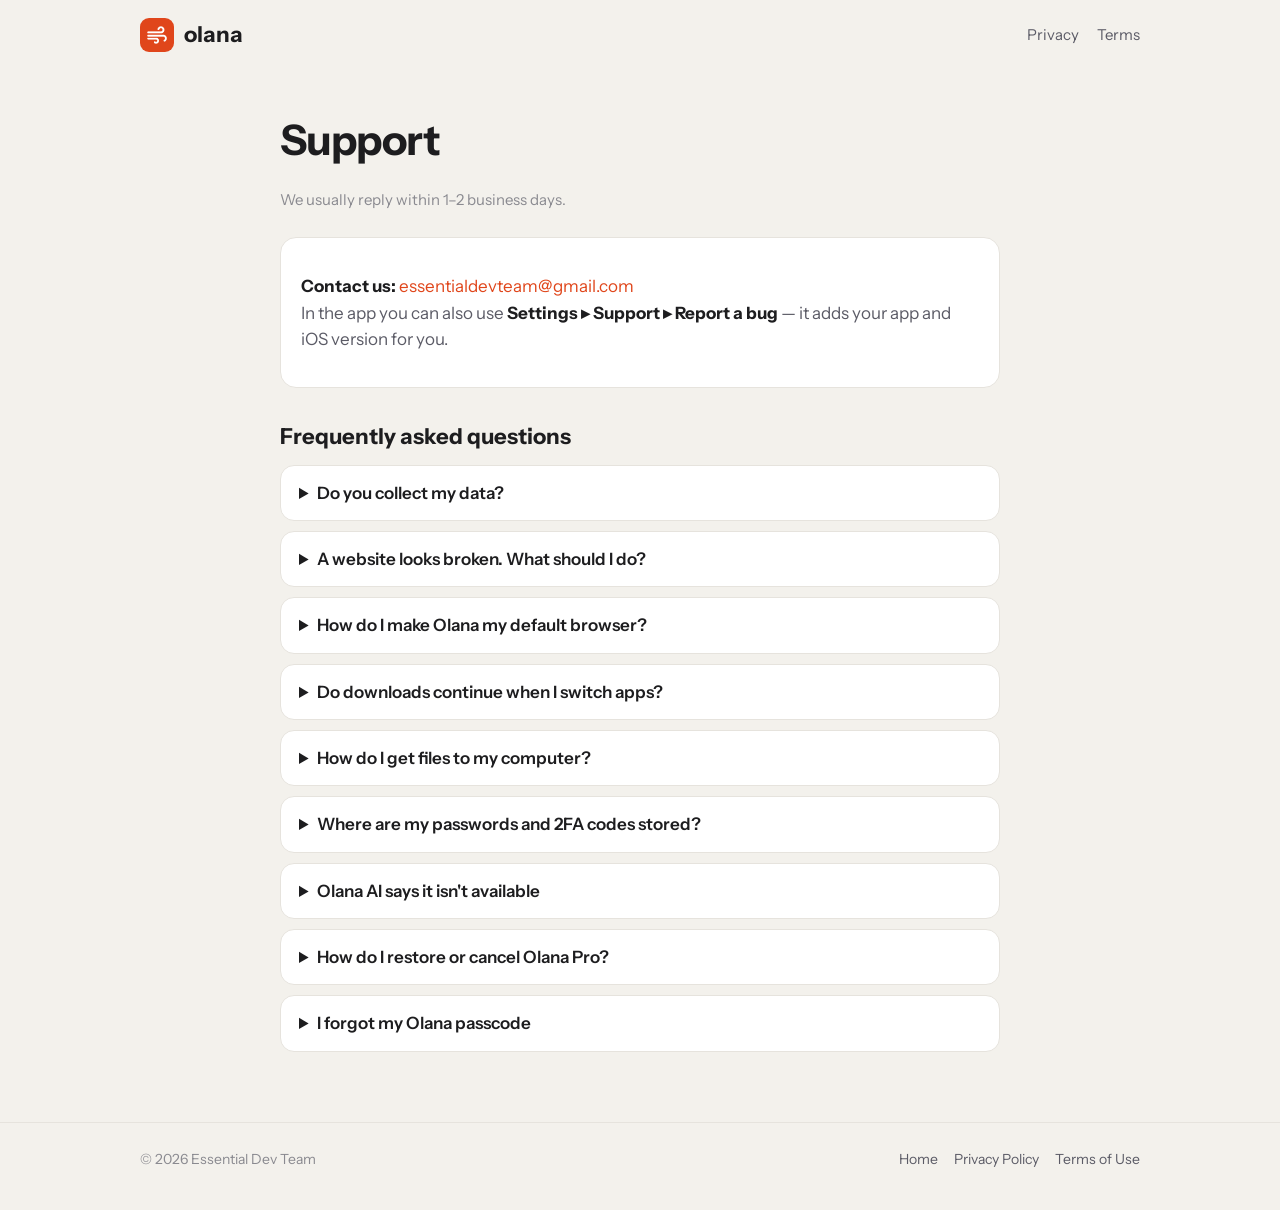
<file: public/support.html>
<!doctype html>
<html lang="en">
<head>
<meta charset="utf-8">
<meta name="viewport" content="width=device-width, initial-scale=1">
<title>Support — Olana Browser</title>
<meta name="description" content="Help and answers for Olana Browser on iPhone.">
<link rel="icon" href="/assets/favicon.png">
<link rel="preconnect" href="https://fonts.googleapis.com"><link rel="preconnect" href="https://fonts.gstatic.com" crossorigin>
<link href="https://fonts.googleapis.com/css2?family=Fraunces:opsz,wght@9..144,400;9..144,600;9..144,700&family=Instrument+Sans:wght@400;500;600;700&display=swap" rel="stylesheet">
<link rel="stylesheet" href="/style.css">
</head>
<body>
<header class="site"><div class="wrap"><a class="brand" href="/"><img src="/assets/logo.png" alt="">olana</a><nav class="top"><a href="/privacy">Privacy</a><a href="/terms">Terms</a></nav></div></header>
<main class="doc">
  <h1>Support</h1>
  <p class="updated">We usually reply within 1–2 business days.</p>

  <div class="box">
    <p><strong>Contact us:</strong> <a href="mailto:essentialdevteam@gmail.com?subject=Olana%20Browser%20support">essentialdevteam@gmail.com</a><br>
    In the app you can also use <strong>Settings ▸ Support ▸ Report a bug</strong> — it adds your app and iOS version for you.</p>
  </div>

  <h2>Frequently asked questions</h2>
  <div class="faq">
    <details><summary>Do you collect my data?</summary>
      <p>Nothing personal. Your history, bookmarks, passwords and downloads stay on your iPhone, and Olana has no accounts or ads. It sends anonymous usage statistics — never what you browse or type — which you can turn off in Settings ▸ Privacy ▸ Share Usage Data. To delete them, email us the Installation ID shown there. Details are in the <a href="/privacy">Privacy Policy</a>.</p></details>
    <details><summary>A website looks broken. What should I do?</summary>
      <p>Tap the shield in the address bar and turn Shields off for that site. The page reloads without blocking. Let us know the address so we can improve the lists.</p></details>
    <details><summary>How do I make Olana my default browser?</summary>
      <p>Olana can’t be chosen as the default browser yet. We’ve asked Apple for this and will add it in an update. Until then, paste links into Olana’s address bar, or use the “Open in Olana” action in the Shortcuts app.</p></details>
    <details><summary>Do downloads continue when I switch apps?</summary>
      <p>Yes — downloads from links and saved videos keep going in the background. You can change this in Settings ▸ Downloads ▸ Download in background.</p></details>
    <details><summary>How do I get files to my computer?</summary>
      <p>Open Downloads ▸ Share over Wi‑Fi, then open the address shown on your iPhone in any browser on the same Wi‑Fi and enter the PIN. Your files also appear in the iPhone Files app and in Finder when connected by cable.</p></details>
    <details><summary>Where are my passwords and 2FA codes stored?</summary>
      <p>In your iPhone's Keychain, on this device only, protected by Face ID or your passcode. They aren't synced or sent anywhere — keep your sites' recovery codes somewhere safe in case you change phones.</p></details>
    <details><summary>Olana AI says it isn't available</summary>
      <p>Olana AI uses Apple's on-device model, which needs an iPhone that supports Apple Intelligence, iOS 26 or later, and Apple Intelligence turned on in Settings.</p></details>
    <details><summary>How do I restore or cancel Olana Pro?</summary>
      <p>To restore: Settings ▸ Olana Pro ▸ Restore purchases. To cancel: Settings ▸ Olana Pro ▸ Manage subscription, or in your Apple Account settings. Cancel at least 24 hours before renewal.</p></details>
    <details><summary>I forgot my Olana passcode</summary>
      <p>Tap "Forgot passcode?" on the lock screen and confirm with your iPhone's own passcode or Face ID.</p></details>
  </div>
</main>
<footer class="site"><div class="wrap"><span>© 2026 Essential Dev Team</span><nav><a href="/">Home</a><a href="/privacy">Privacy Policy</a><a href="/terms">Terms of Use</a></nav></div></footer>
</body>
</html>
</file>
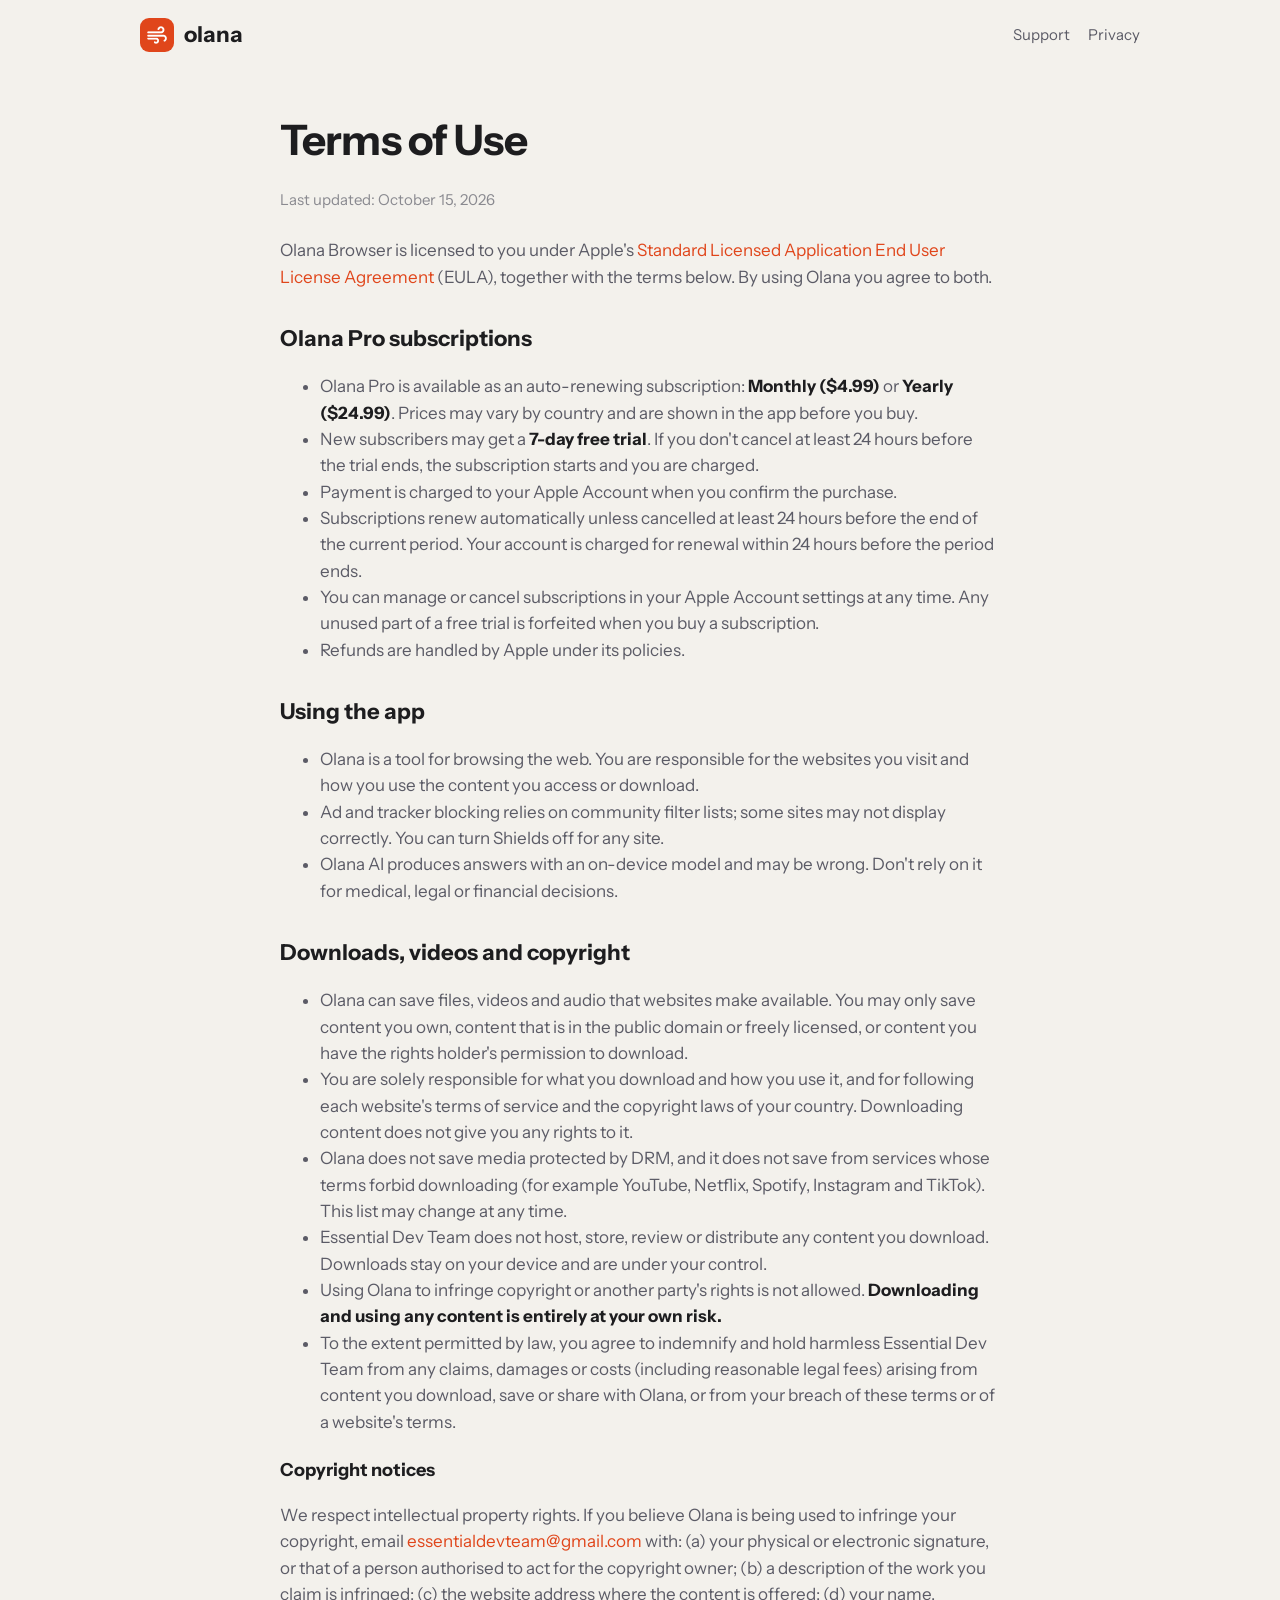
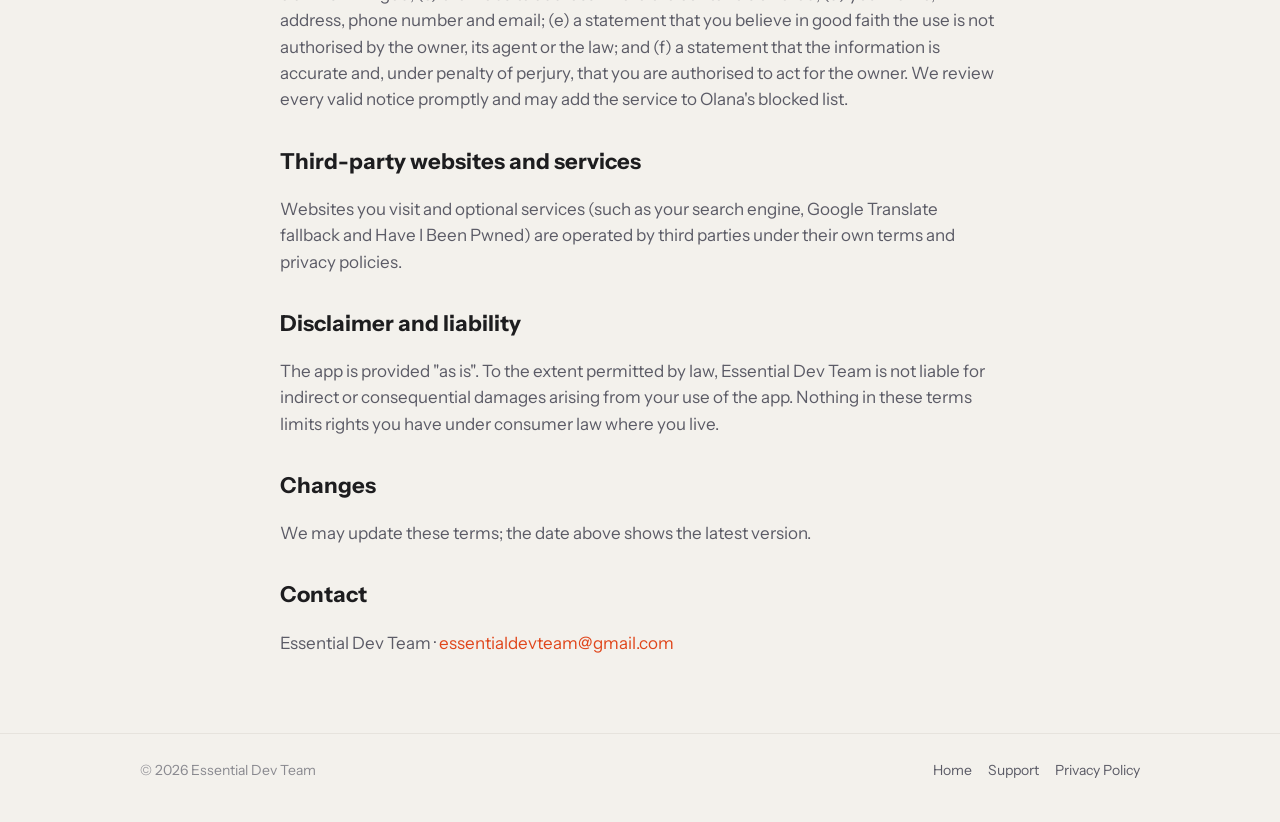
<file: public/terms.html>
<!doctype html>
<html lang="en">
<head>
<meta charset="utf-8">
<meta name="viewport" content="width=device-width, initial-scale=1">
<title>Terms of Use — Olana Browser</title>
<meta name="description" content="Terms of Use and subscription terms for Olana Browser.">
<link rel="icon" href="/assets/favicon.png">
<link rel="preconnect" href="https://fonts.googleapis.com"><link rel="preconnect" href="https://fonts.gstatic.com" crossorigin>
<link href="https://fonts.googleapis.com/css2?family=Fraunces:opsz,wght@9..144,400;9..144,600;9..144,700&family=Instrument+Sans:wght@400;500;600;700&display=swap" rel="stylesheet">
<link rel="stylesheet" href="/style.css">
</head>
<body>
<header class="site"><div class="wrap"><a class="brand" href="/"><img src="/assets/logo.png" alt="">olana</a><nav class="top"><a href="/support">Support</a><a href="/privacy">Privacy</a></nav></div></header>
<main class="doc">
  <h1>Terms of Use</h1>
  <p class="updated">Last updated: October 15, 2026</p>

  <p>Olana Browser is licensed to you under Apple's <a href="https://www.apple.com/legal/internet-services/itunes/dev/stdeula/">Standard Licensed Application End User License Agreement</a> (EULA), together with the terms below. By using Olana you agree to both.</p>

  <h2>Olana Pro subscriptions</h2>
  <ul>
    <li>Olana Pro is available as an auto-renewing subscription: <strong>Monthly ($4.99)</strong> or <strong>Yearly ($24.99)</strong>. Prices may vary by country and are shown in the app before you buy.</li>
    <li>New subscribers may get a <strong>7-day free trial</strong>. If you don't cancel at least 24 hours before the trial ends, the subscription starts and you are charged.</li>
    <li>Payment is charged to your Apple Account when you confirm the purchase.</li>
    <li>Subscriptions renew automatically unless cancelled at least 24 hours before the end of the current period. Your account is charged for renewal within 24 hours before the period ends.</li>
    <li>You can manage or cancel subscriptions in your Apple Account settings at any time. Any unused part of a free trial is forfeited when you buy a subscription.</li>
    <li>Refunds are handled by Apple under its policies.</li>
  </ul>

  <h2>Using the app</h2>
  <ul>
    <li>Olana is a tool for browsing the web. You are responsible for the websites you visit and how you use the content you access or download.</li>
    <li>Ad and tracker blocking relies on community filter lists; some sites may not display correctly. You can turn Shields off for any site.</li>
    <li>Olana AI produces answers with an on-device model and may be wrong. Don't rely on it for medical, legal or financial decisions.</li>
  </ul>

  <h2>Downloads, videos and copyright</h2>
  <ul>
    <li>Olana can save files, videos and audio that websites make available. You may only save content you own, content that is in the public domain or freely licensed, or content you have the rights holder's permission to download.</li>
    <li>You are solely responsible for what you download and how you use it, and for following each website's terms of service and the copyright laws of your country. Downloading content does not give you any rights to it.</li>
    <li>Olana does not save media protected by DRM, and it does not save from services whose terms forbid downloading (for example YouTube, Netflix, Spotify, Instagram and TikTok). This list may change at any time.</li>
    <li>Essential Dev Team does not host, store, review or distribute any content you download. Downloads stay on your device and are under your control.</li>
    <li>Using Olana to infringe copyright or another party's rights is not allowed. <strong>Downloading and using any content is entirely at your own risk.</strong></li>
    <li>To the extent permitted by law, you agree to indemnify and hold harmless Essential Dev Team from any claims, damages or costs (including reasonable legal fees) arising from content you download, save or share with Olana, or from your breach of these terms or of a website's terms.</li>
  </ul>

  <h3>Copyright notices</h3>
  <p>We respect intellectual property rights. If you believe Olana is being used to infringe your copyright, email <a href="mailto:essentialdevteam@gmail.com">essentialdevteam@gmail.com</a> with: (a) your physical or electronic signature, or that of a person authorised to act for the copyright owner; (b) a description of the work you claim is infringed; (c) the website address where the content is offered; (d) your name, address, phone number and email; (e) a statement that you believe in good faith the use is not authorised by the owner, its agent or the law; and (f) a statement that the information is accurate and, under penalty of perjury, that you are authorised to act for the owner. We review every valid notice promptly and may add the service to Olana's blocked list.</p>

  <h2>Third-party websites and services</h2>
  <p>Websites you visit and optional services (such as your search engine, Google Translate fallback and Have I Been Pwned) are operated by third parties under their own terms and privacy policies.</p>

  <h2>Disclaimer and liability</h2>
  <p>The app is provided "as is". To the extent permitted by law, Essential Dev Team is not liable for indirect or consequential damages arising from your use of the app. Nothing in these terms limits rights you have under consumer law where you live.</p>

  <h2>Changes</h2>
  <p>We may update these terms; the date above shows the latest version.</p>

  <h2>Contact</h2>
  <p>Essential Dev Team · <a href="mailto:essentialdevteam@gmail.com">essentialdevteam@gmail.com</a></p>
</main>
<footer class="site"><div class="wrap"><span>© 2026 Essential Dev Team</span><nav><a href="/">Home</a><a href="/support">Support</a><a href="/privacy">Privacy Policy</a></nav></div></footer>
</body>
</html>
</file>
<file: style.css>
:root {
  --accent: #E0461B;
  --accent-deep: #B8350F;
  --bg: #F3F1EC;
  --surface: #FFFFFF;
  --raised: #F6F4F0;
  --line: #E6E3DD;
  --text: #1D1D1F;
  --text-2: #5B5B66;
  --text-3: #8A8A90;
  --radius: 20px;
  color-scheme: light dark;
}
@media (prefers-color-scheme: dark) {
  :root {
    --accent: #FF6A3D;
    --accent-deep: #E0461B;
    --bg: #121214;
    --surface: #1C1C21;
    --raised: #2A2A31;
    --line: #2A2A2E;
    --text: #F2F2F4;
    --text-2: #9C9CA6;
    --text-3: #6A6A72;
  }
}
* { box-sizing: border-box; }
html { -webkit-text-size-adjust: 100%; }
body {
  margin: 0;
  background: var(--bg);
  color: var(--text);
  font-family: "Instrument Sans", -apple-system, BlinkMacSystemFont, "Segoe UI", sans-serif;
  font-size: 17px;
  line-height: 1.55;
}
a { color: var(--accent); text-decoration: none; }
a:hover { text-decoration: underline; }
.wrap { max-width: 1040px; margin: 0 auto; padding: 0 20px; }

/* Header */
header.site { padding: 18px 0; }
header.site .wrap { display: flex; align-items: center; justify-content: space-between; gap: 16px; }
.brand { display: flex; align-items: center; gap: 10px; color: var(--text); font-weight: 700; font-size: 22px; }
.brand:hover { text-decoration: none; }
.brand img { width: 34px; height: 34px; border-radius: 9px; }
nav.top { display: flex; gap: 18px; font-size: 15px; }
nav.top a { color: var(--text-2); }
nav.top a:hover { color: var(--text); text-decoration: none; }

/* Hero */
.hero { padding: 48px 0 28px; text-align: center; }
.hero .logo { width: 96px; height: 96px; border-radius: 24px; box-shadow: 0 14px 40px rgba(224, 70, 27, .28); }
.hero h1 { font-size: clamp(36px, 6vw, 60px); line-height: 1.05; letter-spacing: -0.02em; margin: 22px 0 14px; }
.hero p.lead { font-size: clamp(18px, 2.4vw, 21px); color: var(--text-2); max-width: 640px; margin: 0 auto 26px; }
.cta { display: inline-flex; align-items: center; gap: 10px; background: var(--text); color: var(--bg); padding: 14px 22px; border-radius: 14px; font-weight: 600; }
.cta:hover { text-decoration: none; opacity: .9; }
.cta.soon { background: var(--raised); color: var(--text-2); cursor: default; }
.badges { display: flex; justify-content: center; gap: 10px; flex-wrap: wrap; margin-top: 18px; }
.pill { background: var(--surface); border: 1px solid var(--line); border-radius: 999px; padding: 6px 14px; font-size: 14px; color: var(--text-2); }
.pill b { color: var(--accent); }

/* Feature grid */
section { padding: 34px 0; }
section h2 { font-size: clamp(26px, 4vw, 34px); letter-spacing: -0.01em; margin: 0 0 8px; }
section p.sub { color: var(--text-2); margin: 0 0 24px; }
.grid { display: grid; grid-template-columns: repeat(auto-fill, minmax(280px, 1fr)); gap: 14px; }
.card { background: var(--surface); border: 1px solid var(--line); border-radius: var(--radius); padding: 22px; }
.card .icon { width: 42px; height: 42px; border-radius: 12px; display: grid; place-items: center; background: color-mix(in srgb, var(--accent) 14%, transparent); color: var(--accent); font-size: 21px; margin-bottom: 12px; }
.card h3 { margin: 0 0 6px; font-size: 18px; }
.card p { margin: 0; color: var(--text-2); font-size: 15.5px; }
.card .pro { display: inline-block; margin-left: 6px; font-size: 11px; font-weight: 700; color: #fff; background: var(--accent); border-radius: 999px; padding: 2px 7px; vertical-align: 2px; }

.band { background: var(--surface); border-top: 1px solid var(--line); border-bottom: 1px solid var(--line); }
.stat-row { display: grid; grid-template-columns: repeat(auto-fit, minmax(180px, 1fr)); gap: 14px; }
.stat { text-align: center; padding: 10px; }
.stat strong { display: block; font-size: 36px; color: var(--accent); letter-spacing: -0.02em; }
.stat span { color: var(--text-2); font-size: 15px; }

/* Plans */
.plans { display: grid; grid-template-columns: repeat(auto-fit, minmax(260px, 1fr)); gap: 14px; }
.plan { background: var(--surface); border: 1px solid var(--line); border-radius: var(--radius); padding: 24px; }
.plan.featured { border: 2px solid var(--accent); }
.plan h3 { margin: 0; font-size: 20px; }
.plan .price { font-size: 28px; font-weight: 700; margin: 8px 0 14px; }
.plan .price small { font-size: 15px; color: var(--text-2); font-weight: 500; }
.plan ul { margin: 0; padding-left: 20px; color: var(--text-2); }
.plan li { margin: 4px 0; }

/* Documents */
.doc { max-width: 760px; margin: 0 auto; padding: 28px 20px 60px; }
.doc h1 { font-size: clamp(30px, 5vw, 42px); letter-spacing: -0.02em; margin: 10px 0 6px; }
.doc .updated { color: var(--text-3); font-size: 15px; margin-bottom: 26px; }
.doc h2 { font-size: 22px; margin: 32px 0 8px; }
.doc h3 { font-size: 18px; margin: 22px 0 6px; }
.doc p, .doc li { color: var(--text-2); }
.doc strong { color: var(--text); }
.doc .box { background: var(--surface); border: 1px solid var(--line); border-radius: 16px; padding: 18px 20px; margin: 18px 0; }
.doc table { width: 100%; border-collapse: collapse; margin: 12px 0; font-size: 15px; }
.doc th, .doc td { text-align: left; padding: 10px 8px; border-bottom: 1px solid var(--line); vertical-align: top; }
.doc th { color: var(--text); }
.doc td { color: var(--text-2); }
.faq details { background: var(--surface); border: 1px solid var(--line); border-radius: 14px; padding: 14px 18px; margin: 10px 0; }
.faq summary { cursor: pointer; font-weight: 600; color: var(--text); }
.faq details p { margin: 10px 0 2px; }

footer.site { border-top: 1px solid var(--line); padding: 26px 0 40px; color: var(--text-3); font-size: 14px; }
footer.site .wrap { display: flex; justify-content: space-between; gap: 14px; flex-wrap: wrap; }
footer.site nav { display: flex; gap: 16px; flex-wrap: wrap; }
footer.site a { color: var(--text-2); }

@media (max-width: 560px) {
  nav.top { gap: 12px; font-size: 14px; }
  .doc table, .doc thead, .doc tbody, .doc tr, .doc th, .doc td { display: block; }
  .doc thead { display: none; }
  .doc td { border-bottom: none; padding: 4px 0; }
  .doc tr { border-bottom: 1px solid var(--line); padding: 10px 0; }
}
</file>
